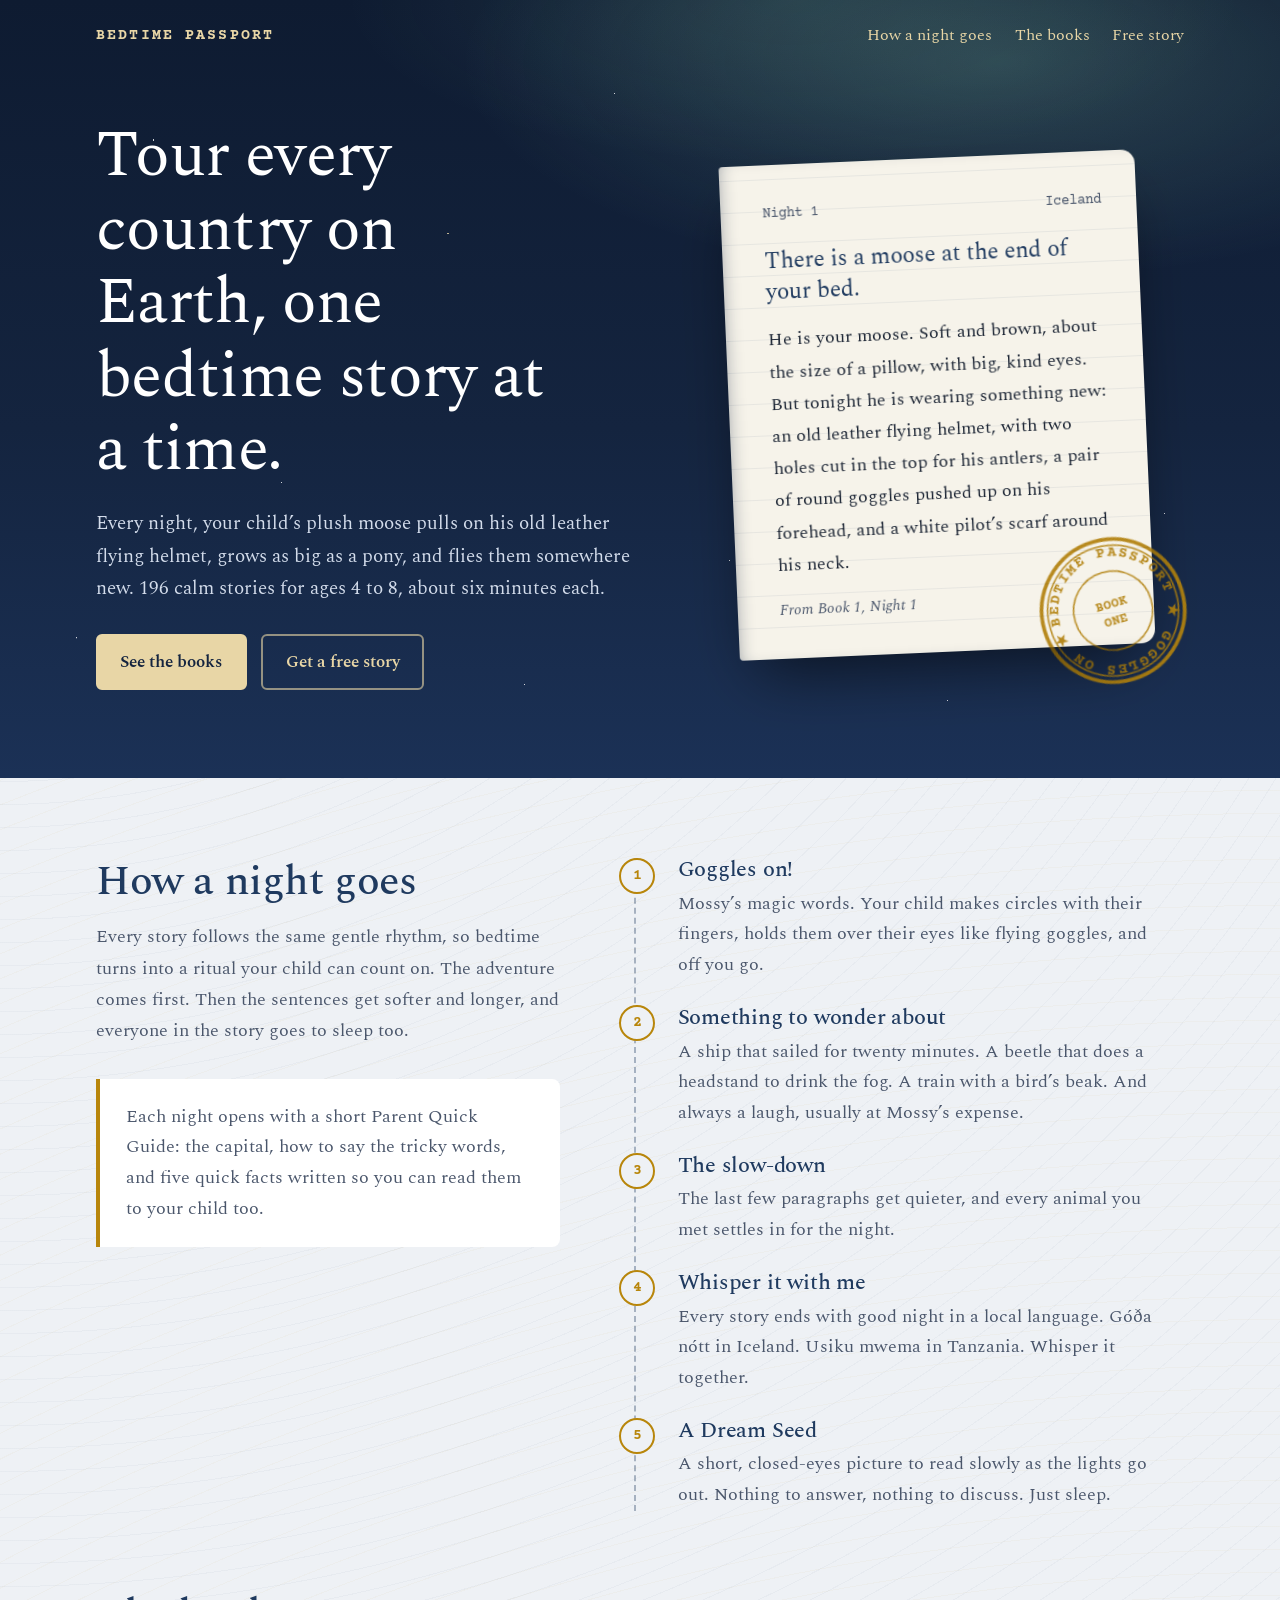
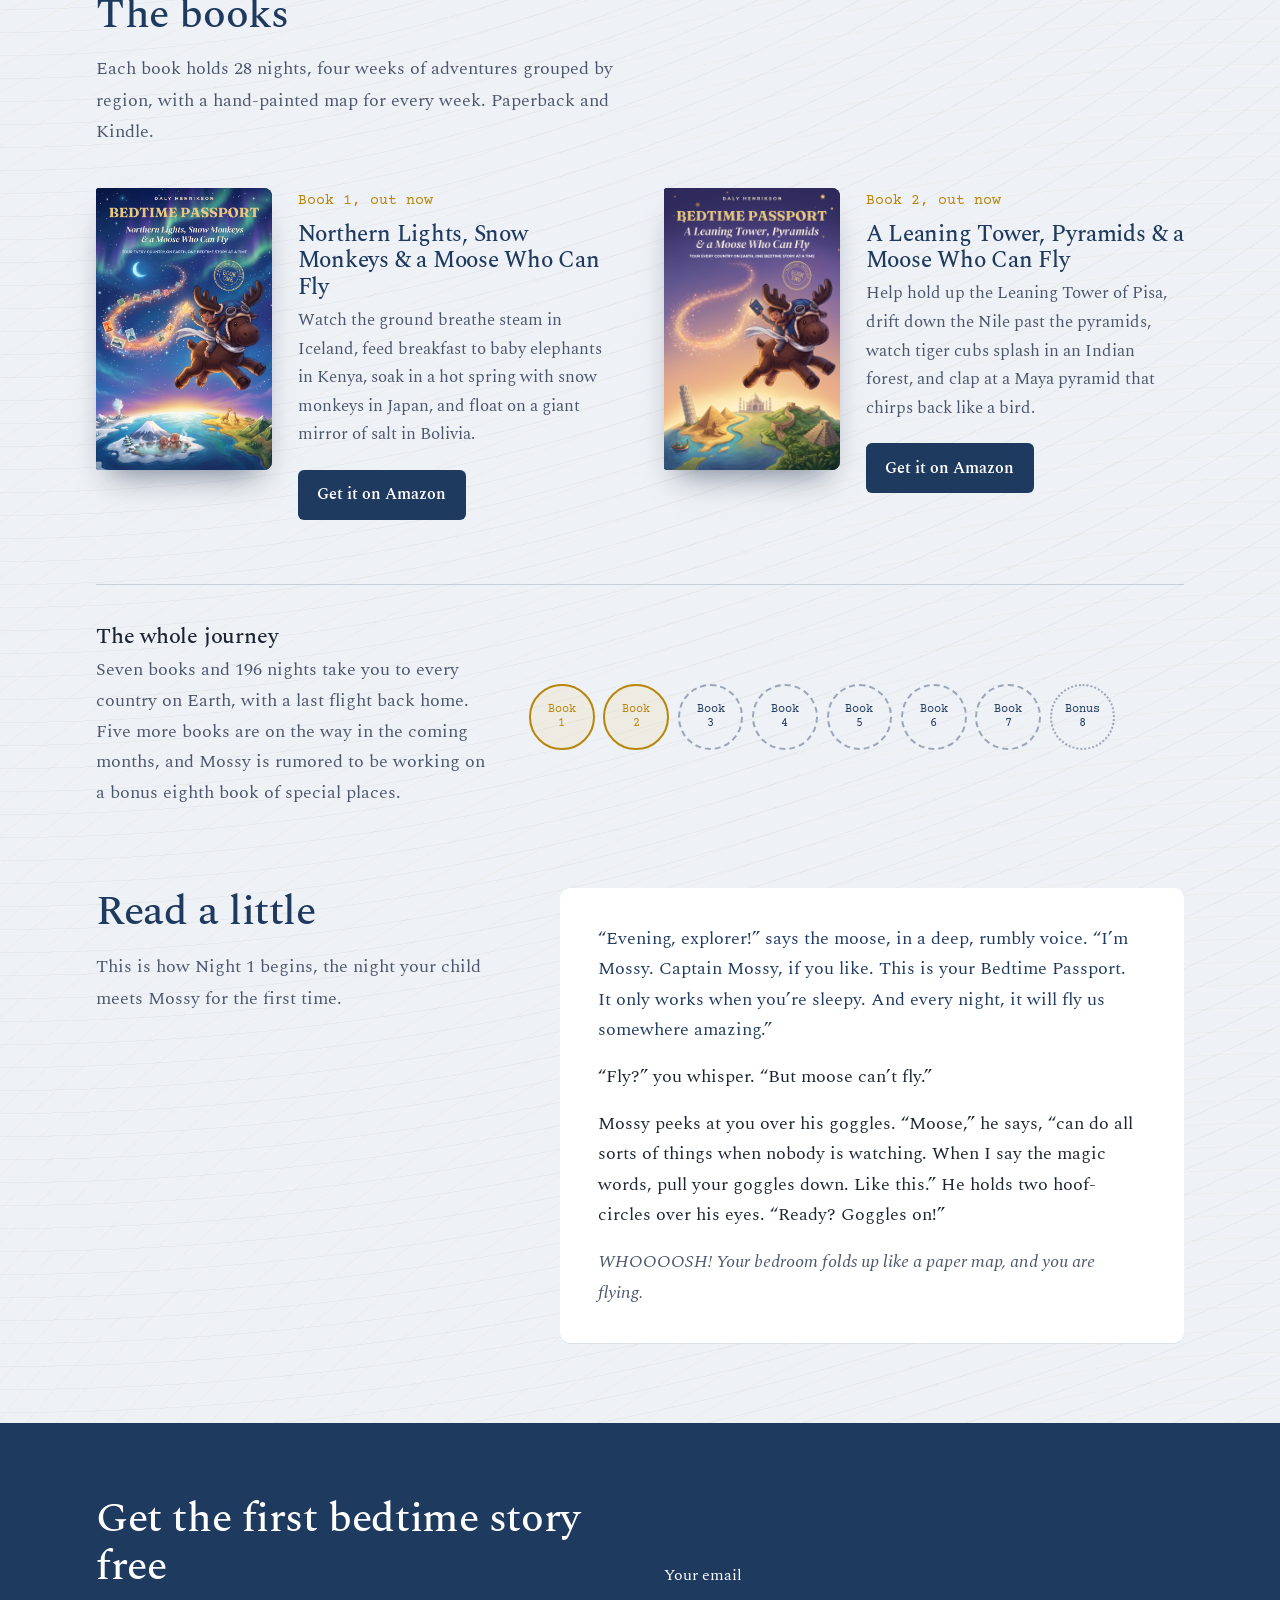
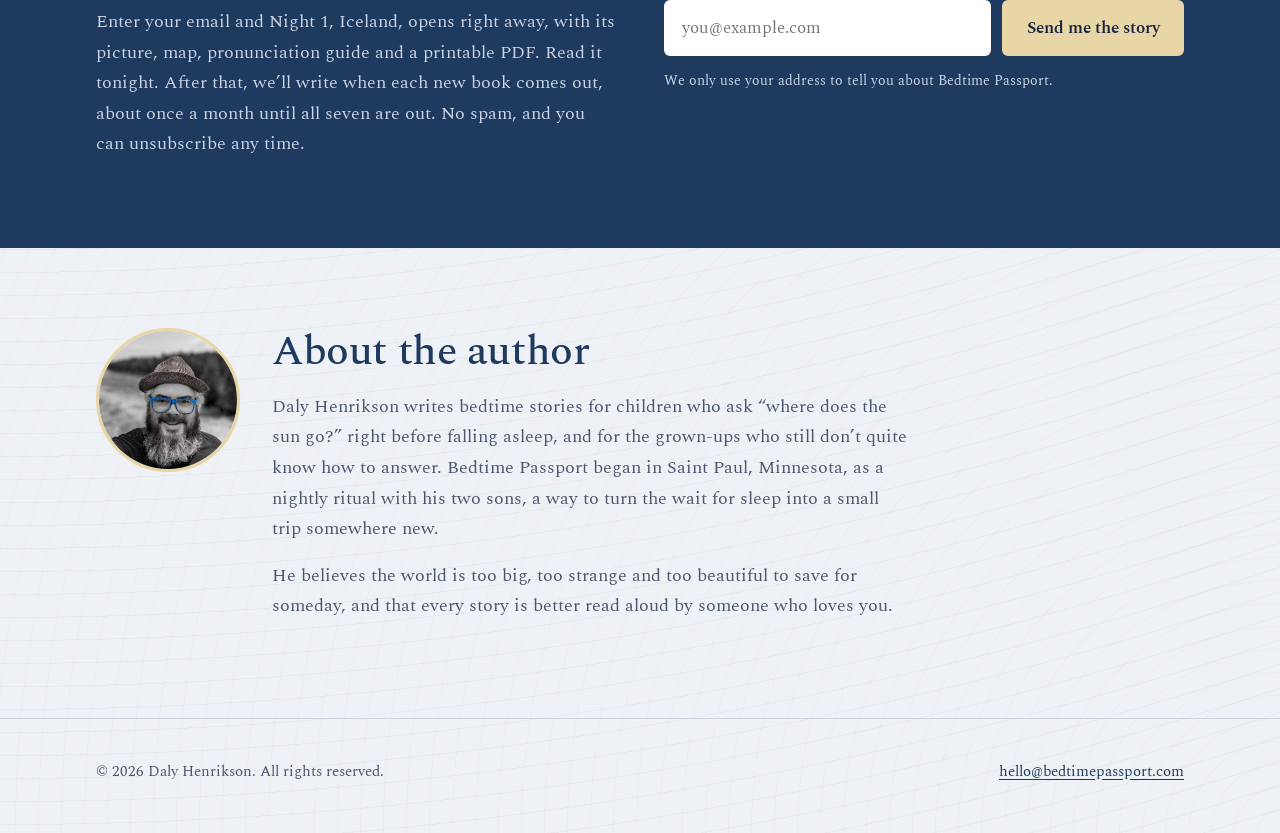
<file: index.html>
<!DOCTYPE html>
<html lang="en">
<head>
  <meta charset="utf-8">
  <meta name="viewport" content="width=device-width, initial-scale=1">
  <title>Bedtime Passport: bedtime stories from every country on Earth</title>
  <meta name="description" content="A bedtime story series for ages 4 to 8. Every night, Mossy the flying moose carries your child to a new country. 196 calm, six-minute stories: one for every country on Earth, plus a last flight home.">
  <link rel="canonical" href="https://www.bedtimepassport.com/">
  <link rel="icon" href="/favicon.svg" type="image/svg+xml">

  <meta property="og:type" content="website">
  <meta property="og:url" content="https://www.bedtimepassport.com/">
  <meta property="og:title" content="Bedtime Passport">
  <meta property="og:description" content="Tour every country on Earth, one bedtime story at a time.">
  <meta property="og:image" content="https://www.bedtimepassport.com/images/og-image.jpeg">
  <meta name="twitter:card" content="summary_large_image">

  <link rel="preconnect" href="https://fonts.googleapis.com">
  <link rel="preconnect" href="https://fonts.gstatic.com" crossorigin>
  <link href="https://fonts.googleapis.com/css2?family=Courier+Prime:wght@400;700&family=Spectral:ital,wght@0,400;0,500;0,600;1,400&display=swap" rel="stylesheet">
  <link rel="stylesheet" href="/styles.css">
</head>
<body>
<a class="skip" href="#main">Skip to the stories</a>

<header class="sky">
  <div class="wrap">
    <div class="site-head">
      <a class="brand" href="/">BEDTIME PASSPORT</a>
      <nav aria-label="Main">
        <a href="#how">How a night goes</a>
        <a href="#books">The books</a>
        <a href="#updates">Free story</a>
      </nav>
    </div>

    <div class="hero">
      <div>
        <h1>Tour every country on Earth, one bedtime story at a time.</h1>
        <p class="lede">Every night, your child’s plush moose pulls on his old leather flying helmet, grows as big as a pony, and flies them somewhere new. 196 calm stories for ages 4 to 8, about six minutes each.</p>
        <div class="actions">
          <a class="btn btn-gold" href="#books">See the books</a>
          <a class="btn btn-line" href="#updates">Get a free story</a>
        </div>
      </div>

      <figure class="page" aria-label="The first page of Night 1">
        <div class="page-top" aria-hidden="true"><span>Night 1</span><span>Iceland</span></div>
        <blockquote>
          <p>There is a moose at the end of your bed.</p>
          <p>He is your moose. Soft and brown, about the size of a pillow, with big, kind eyes. But tonight he is wearing something new: an old leather flying helmet, with two holes cut in the top for his antlers, a pair of round goggles pushed up on his forehead, and a white pilot’s scarf around his neck.</p>
        </blockquote>
        <figcaption>From Book 1, Night 1</figcaption>
        <svg class="stamp" viewBox="0 0 200 200" aria-hidden="true">
          <defs><path id="ring" d="M100,100 m-72,0 a72,72 0 1,1 144,0 a72,72 0 1,1 -144,0"/></defs>
          <circle cx="100" cy="100" r="94" fill="none" stroke="currentColor" stroke-width="5"/>
          <circle cx="100" cy="100" r="86" fill="none" stroke="currentColor" stroke-width="2"/>
          <circle cx="100" cy="100" r="52" fill="none" stroke="currentColor" stroke-width="2"/>
          <text font-family="Courier Prime, Courier New, monospace" font-weight="700" font-size="19" fill="currentColor" letter-spacing="3">
            <textPath href="#ring" textLength="446" lengthAdjust="spacingAndGlyphs">BEDTIME PASSPORT ★ GOGGLES ON ★</textPath>
          </text>
          <text x="100" y="96" text-anchor="middle" font-family="Courier Prime, Courier New, monospace" font-weight="700" font-size="17" fill="currentColor">BOOK</text>
          <text x="100" y="118" text-anchor="middle" font-family="Courier Prime, Courier New, monospace" font-weight="700" font-size="17" fill="currentColor">ONE</text>
        </svg>
      </figure>
    </div>
  </div>
</header>

<main id="main">

  <section class="section" id="how" aria-labelledby="how-title">
    <div class="wrap ritual">
      <div>
        <h2 id="how-title">How a night goes</h2>
        <p class="intro">Every story follows the same gentle rhythm, so bedtime turns into a ritual your child can count on. The adventure comes first. Then the sentences get softer and longer, and everyone in the story goes to sleep too.</p>
        <div class="facts">
          <p>Each night opens with a short Parent Quick Guide: the capital, how to say the tricky words, and five quick facts written so you can read them to your child too.</p>
        </div>
      </div>
      <ol class="steps">
        <li>
          <h3>Goggles on!</h3>
          <p>Mossy’s magic words. Your child makes circles with their fingers, holds them over their eyes like flying goggles, and off you go.</p>
        </li>
        <li>
          <h3>Something to wonder about</h3>
          <p>A ship that sailed for twenty minutes. A beetle that does a headstand to drink the fog. A train with a bird’s beak. And always a laugh, usually at Mossy’s expense.</p>
        </li>
        <li>
          <h3>The slow-down</h3>
          <p>The last few paragraphs get quieter, and every animal you met settles in for the night.</p>
        </li>
        <li>
          <h3>Whisper it with me</h3>
          <p>Every story ends with good night in a local language. Góða nótt in Iceland. Usiku mwema in Tanzania. Whisper it together.</p>
        </li>
        <li>
          <h3>A Dream Seed</h3>
          <p>A short, closed-eyes picture to read slowly as the lights go out. Nothing to answer, nothing to discuss. Just sleep.</p>
        </li>
      </ol>
    </div>
  </section>

  <section class="section section-tight" id="books" aria-labelledby="books-title">
    <div class="wrap">
      <h2 id="books-title">The books</h2>
      <p class="intro">Each book holds 28 nights, four weeks of adventures grouped by region, with a hand-painted map for every week. Paperback and Kindle.</p>

      <div class="books">
        <article class="book">
          <div class="cover">
            <img src="/images/book1-cover.jpg" alt="Cover of Bedtime Passport Book 1: Northern Lights, Snow Monkeys and a Moose Who Can Fly" width="400" height="600" onerror="this.parentNode.classList.add('no-img'); this.remove();">
            <div class="cover-fallback" aria-hidden="true">
              <span class="cf-series">BEDTIME PASSPORT</span>
              <span class="cf-title">Northern Lights, Snow Monkeys &amp; a Moose Who Can Fly</span>
              <span class="cf-author">Daly Henrikson</span>
            </div>
          </div>
          <div>
            <p class="when" data-launched="Book 1, out now">Book 1, out December 1, 2026</p>
            <h3>Northern Lights, Snow Monkeys &amp; a Moose Who Can Fly</h3>
            <p>Watch the ground breathe steam in Iceland, feed breakfast to baby elephants in Kenya, soak in a hot spring with snow monkeys in Japan, and float on a giant mirror of salt in Bolivia.</p>
            <a class="btn btn-blue" href="https://www.amazon.com/dp/B0HS95VHGN" data-launched="Get it on Amazon">Pre-order on Amazon</a>
          </div>
        </article>

        <article class="book">
          <div class="cover">
            <img src="/images/book2-cover.jpg" alt="Cover of Bedtime Passport Book 2: A Leaning Tower, Pyramids and a Moose Who Can Fly" width="400" height="600" onerror="this.parentNode.classList.add('no-img'); this.remove();">
            <div class="cover-fallback" aria-hidden="true">
              <span class="cf-series">BEDTIME PASSPORT</span>
              <span class="cf-title">A Leaning Tower, Pyramids &amp; a Moose Who Can Fly</span>
              <span class="cf-author">Daly Henrikson</span>
            </div>
          </div>
          <div>
            <p class="when" data-launched="Book 2, out now">Book 2, out December 1, 2026</p>
            <h3>A Leaning Tower, Pyramids &amp; a Moose Who Can Fly</h3>
            <p>Help hold up the Leaning Tower of Pisa, drift down the Nile past the pyramids, watch tiger cubs splash in an Indian forest, and clap at a Maya pyramid that chirps back like a bird.</p>
            <a class="btn btn-blue" href="https://www.amazon.com/dp/B0HS9MV5TW" data-launched="Get it on Amazon">Pre-order on Amazon</a>
          </div>
        </article>
      </div>

      <div class="journey">
        <div>
          <h3>The whole journey</h3>
          <p>Seven books and 196 nights take you to every country on Earth, with a last flight back home. Five more books are on the way in the coming months, and Mossy is rumored to be working on a bonus eighth book of special places.</p>
        </div>
        <ul class="stamps" aria-label="Books in the series">
          <li class="out">Book<br>1</li>
          <li class="out">Book<br>2</li>
          <li>Book<br>3</li>
          <li>Book<br>4</li>
          <li>Book<br>5</li>
          <li>Book<br>6</li>
          <li>Book<br>7</li>
          <li class="bonus">Bonus<br>8</li>
        </ul>
      </div>
    </div>
  </section>

  <section class="section section-tight" aria-labelledby="sample-title">
    <div class="wrap sample">
      <div>
        <h2 id="sample-title">Read a little</h2>
        <p class="intro">This is how Night 1 begins, the night your child meets Mossy for the first time.</p>
      </div>
      <div class="sample-text">
        <p class="said">“Evening, explorer!” says the moose, in a deep, rumbly voice. “I’m Mossy. Captain Mossy, if you like. This is your Bedtime Passport. It only works when you’re sleepy. And every night, it will fly us somewhere amazing.”</p>
        <p>“Fly?” you whisper. “But moose can’t fly.”</p>
        <p>Mossy peeks at you over his goggles. “Moose,” he says, “can do all sorts of things when nobody is watching. When I say the magic words, pull your goggles down. Like this.” He holds two hoof-circles over his eyes. “Ready? Goggles on!”</p>
        <p class="end">WHOOOOSH! Your bedroom folds up like a paper map, and you are flying.</p>
      </div>
    </div>
  </section>

  <section class="signup" id="updates" aria-labelledby="updates-title">
    <div class="wrap signup-grid">
      <div>
        <h2 id="updates-title">Get the first bedtime story free</h2>
        <p>Enter your email and Night 1, Iceland, opens right away, with its picture, map, pronunciation guide and a printable PDF. Read it tonight. After that, we’ll write when each new book comes out, about once a month until all seven are out. No spam, and you can unsubscribe any time.</p>
      </div>
      <div>
        <form name="free-story" method="POST" action="/free/iceland.html" data-netlify="true" netlify-honeypot="company">
          <input type="hidden" name="form-name" value="free-story">
          <p class="hidden"><label>Leave this empty: <input name="company" tabindex="-1" autocomplete="off"></label></p>
          <div class="form-row">
            <label for="signup-email">Your email</label>
            <input id="signup-email" type="email" name="email" required autocomplete="email" placeholder="you@example.com">
            <button class="btn btn-gold" type="submit">Send me the story</button>
          </div>
        </form>
        <p class="form-note">We only use your address to tell you about Bedtime Passport.</p>
      </div>
    </div>
  </section>

  <section class="section" aria-labelledby="author-title">
    <div class="wrap">
    <div class="author">
      <img src="/images/author.png" alt="Daly Henrikson" width="300" height="300" onerror="this.parentNode.classList.add('no-photo'); this.remove();">
      <div>
        <h2 id="author-title">About the author</h2>
        <p>Daly Henrikson writes bedtime stories for children who ask “where does the sun go?” right before falling asleep, and for the grown-ups who still don’t quite know how to answer. Bedtime Passport began in Saint Paul, Minnesota, as a nightly ritual with his two sons, a way to turn the wait for sleep into a small trip somewhere new.</p>
        <p>He believes the world is too big, too strange and too beautiful to save for someday, and that every story is better read aloud by someone who loves you.</p>
      </div>
    </div>
    </div>
  </section>

</main>

<footer class="site-foot">
  <div class="wrap">
    <p>© 2026 Daly Henrikson. All rights reserved.</p>
    <p><a href="mailto:hello@bedtimepassport.com">hello@bedtimepassport.com</a></p>
  </div>
</footer>
<script>
  // On launch day (midnight Central, Dec 1, 2026) swap the pre-order wording for "out now" wording.
  (function () {
    if (Date.now() < Date.parse("2026-12-01T06:00:00Z")) return;
    document.querySelectorAll("[data-launched]").forEach(function (el) {
      el.textContent = el.getAttribute("data-launched");
    });
  })();
</script>
</body>
</html>
</file>
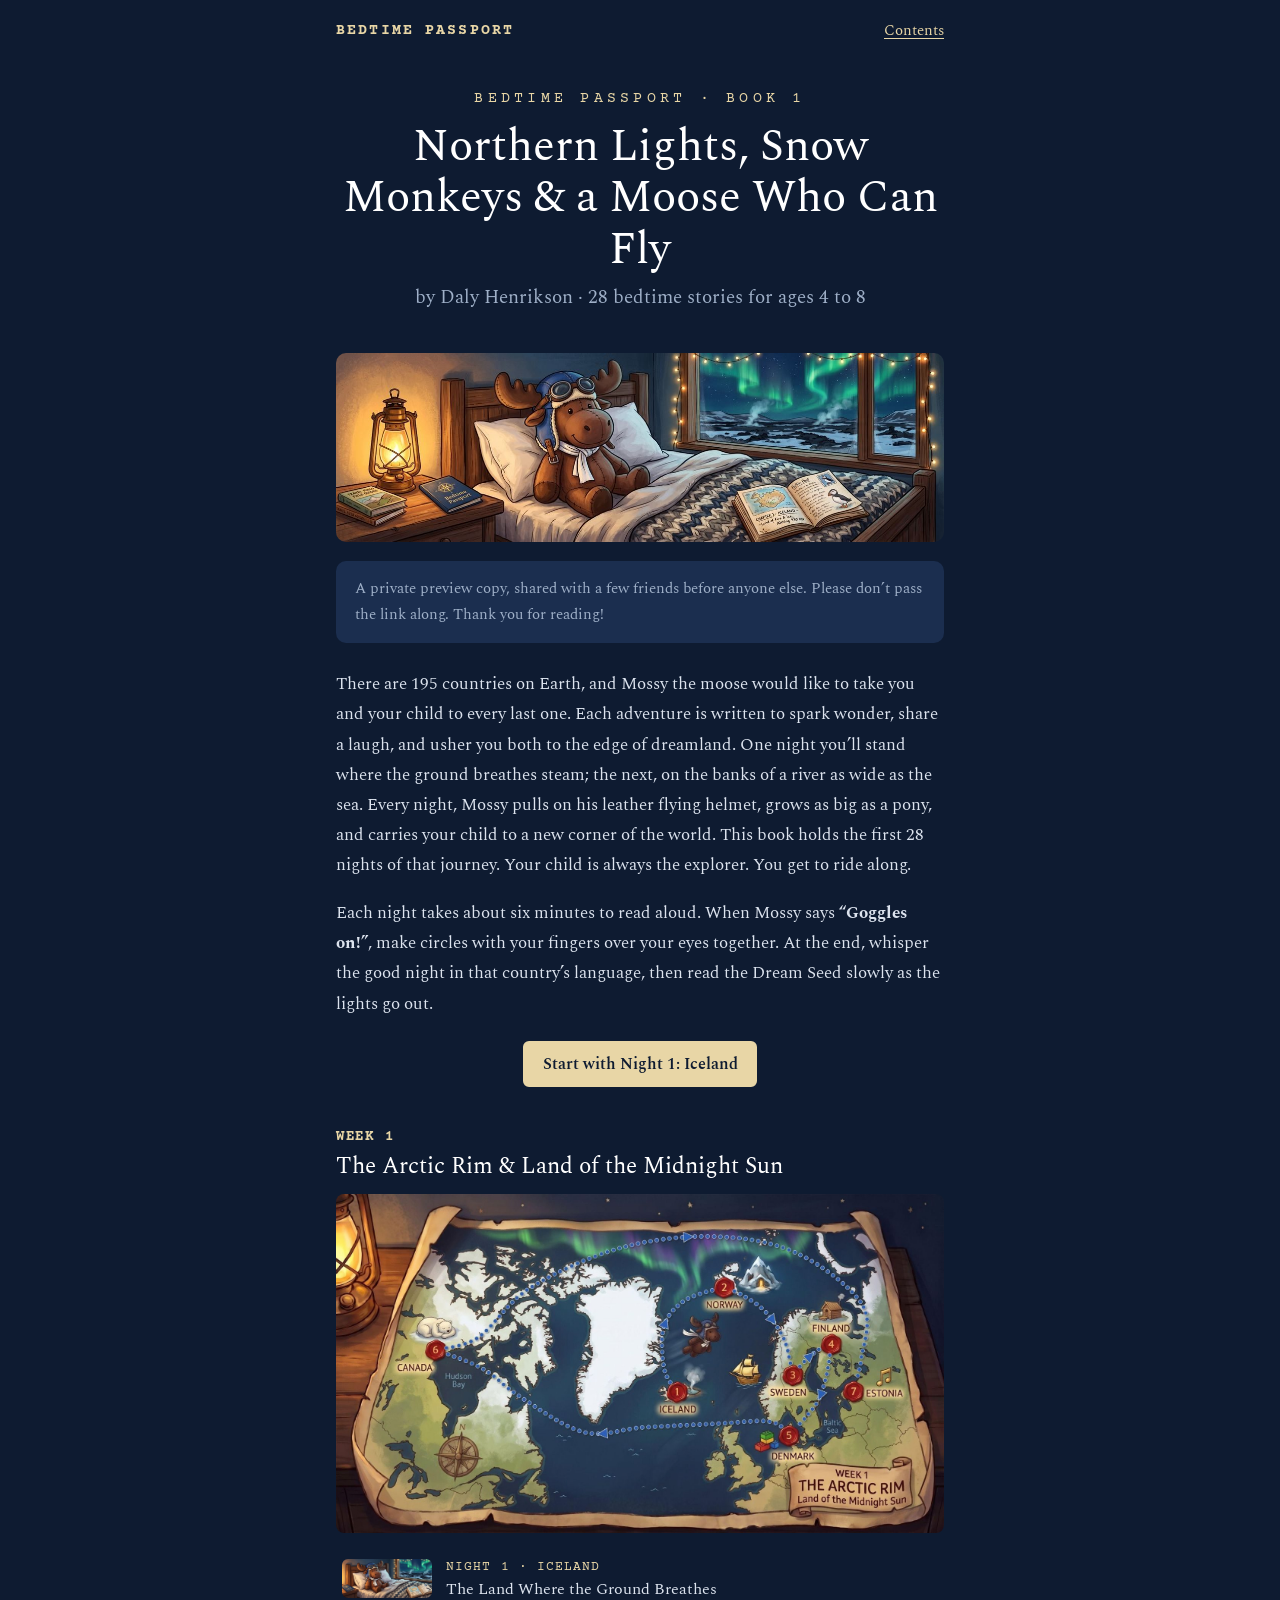
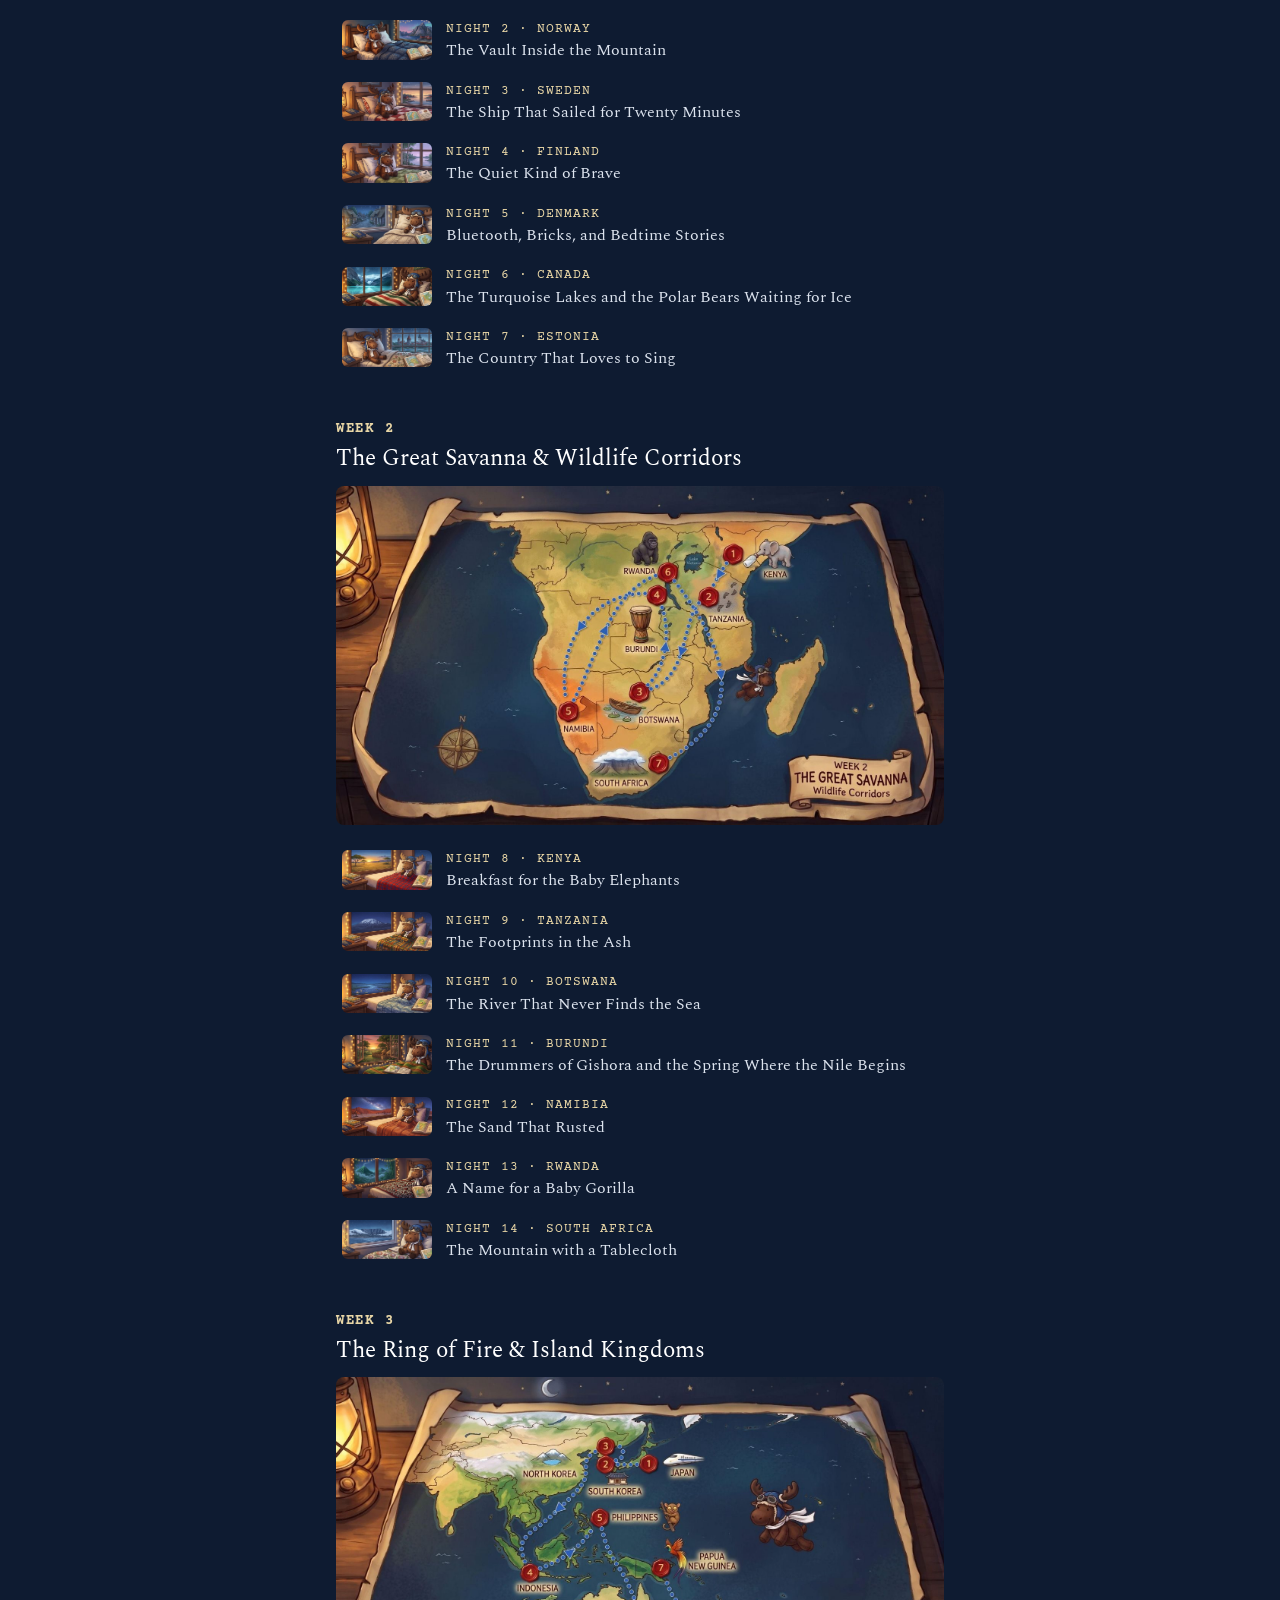
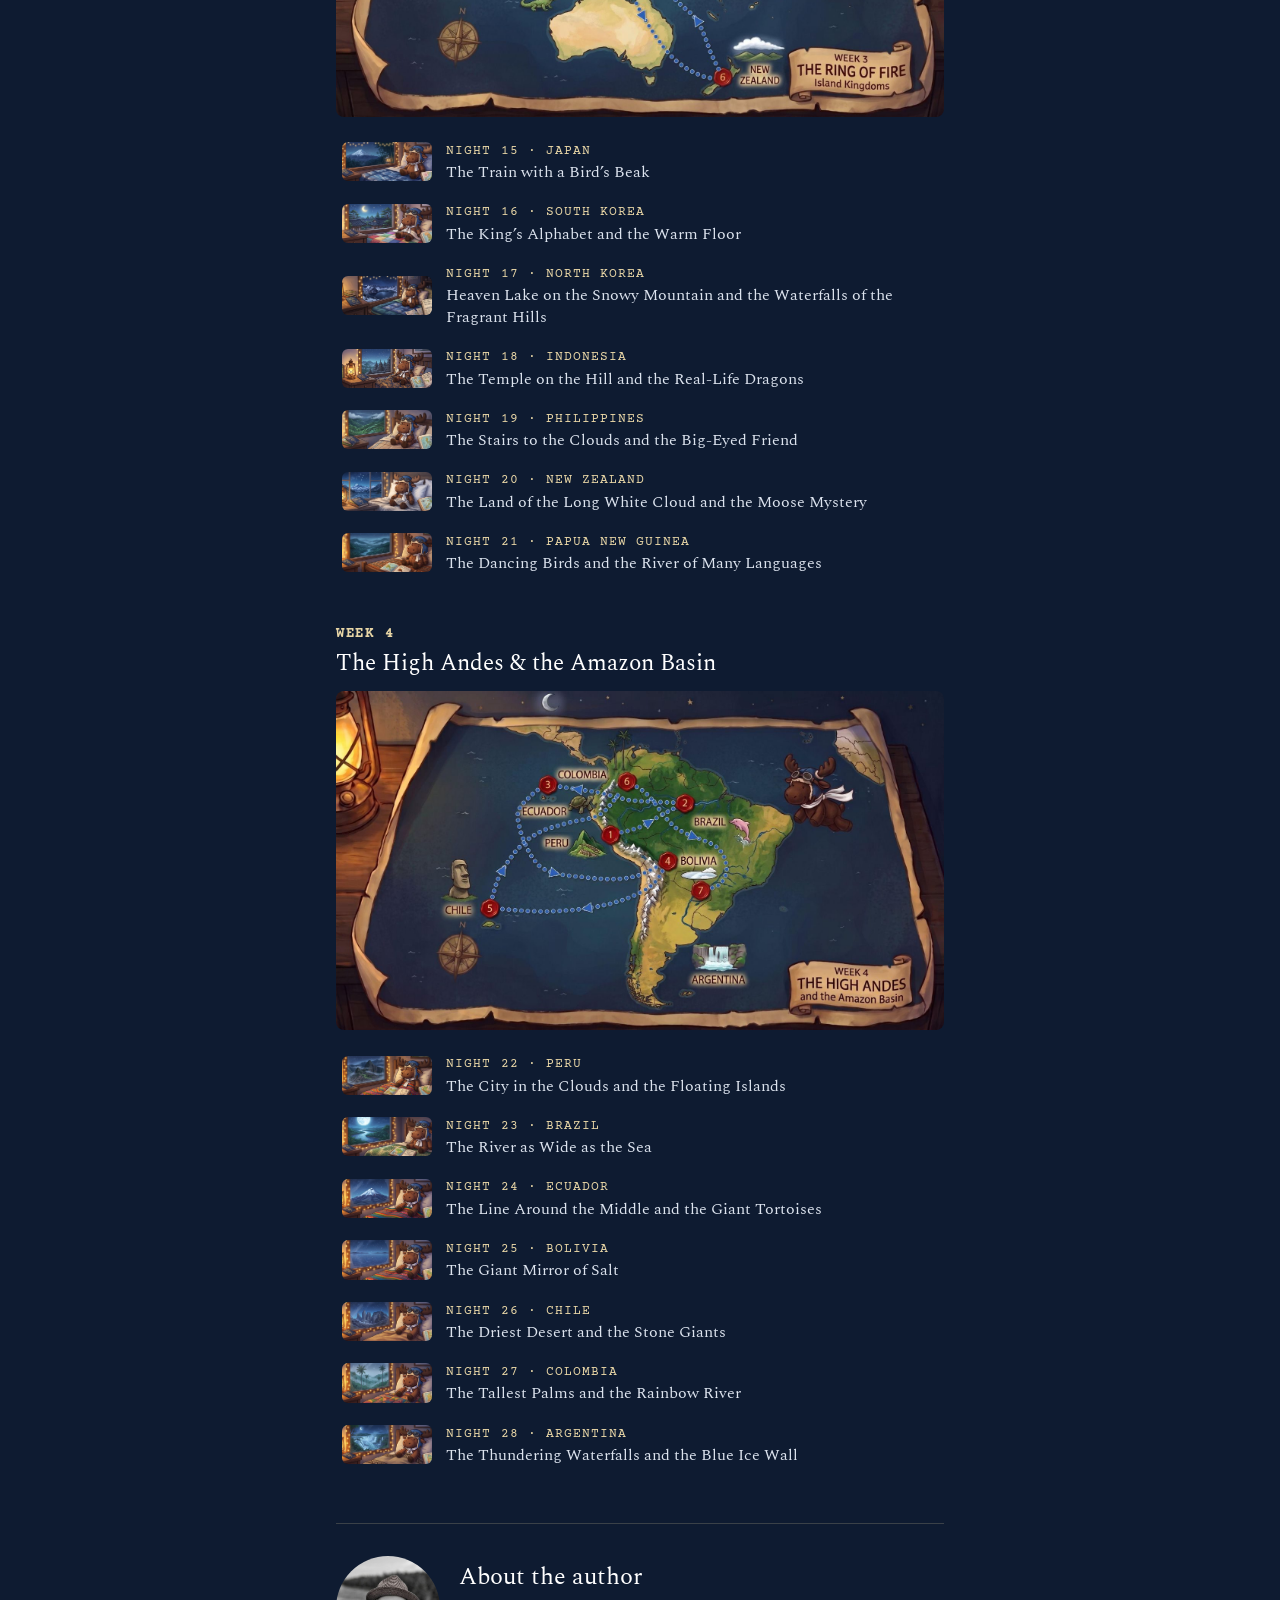
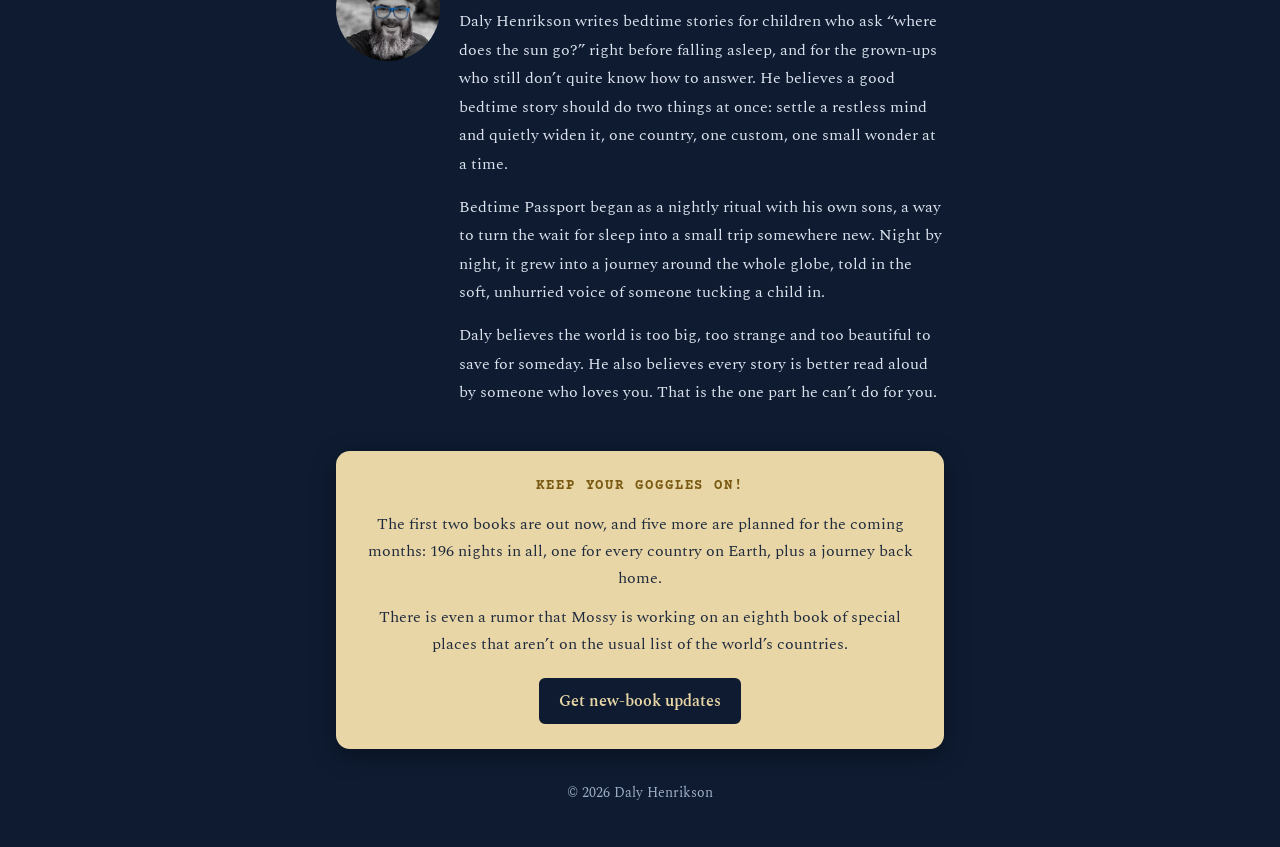
<file: preview/mossy-b1-k7q3/index.html>
<!DOCTYPE html>
<html lang="en">
<head>
<meta charset="utf-8">
<base href="/preview/mossy-b1-k7q3/">
<meta name="viewport" content="width=device-width, initial-scale=1">
<meta name="robots" content="noindex, nofollow">
<title>Bedtime Passport, Book 1: Northern Lights, Snow Monkeys &amp; a Moose Who Can Fly</title>
<link rel="preconnect" href="https://fonts.googleapis.com">
<link rel="preconnect" href="https://fonts.gstatic.com" crossorigin>
<link href="https://fonts.googleapis.com/css2?family=Courier+Prime:wght@700&family=Spectral:ital,wght@0,400;0,600;1,400&display=swap" rel="stylesheet">
<style>
:root { --night:#0E1B31; --card:#1B2E4F; --cream:#E8D6A6; --text:#DCE3EE; --muted:#9FB0C8; }
* { box-sizing:border-box; }
html { scroll-behavior:smooth; }
body { margin:0; background:var(--night); color:var(--text); font-family:"Spectral", Georgia, serif; font-size:1.2rem; line-height:1.75; }
.wrap { width:min(38rem, 100% - 2.4rem); margin-inline:auto; }
header.top { display:flex; justify-content:space-between; align-items:center; gap:1rem; padding:1.1rem 0; font-size:.95rem; }
.brand { font-family:"Courier Prime", monospace; font-weight:700; letter-spacing:.14em; color:var(--cream); text-decoration:none; }
a { color:var(--cream); text-underline-offset:.18em; }
img { max-width:100%; height:auto; display:block; }
.hero img { width:100%; border-radius:10px; }
.kicker { font-family:"Courier Prime", monospace; color:var(--cream); letter-spacing:.12em; font-size:.9rem; margin:1.6rem 0 .2rem; }
h1 { font-weight:400; font-size:clamp(2rem, 1.5rem + 2.5vw, 2.8rem); line-height:1.15; color:#fff; margin:0 0 .4rem; }
.sub { color:var(--muted); font-style:italic; margin:0 0 1.4rem; }
details { background:var(--card); border-radius:10px; padding:.2rem 1.2rem; margin:0 0 .8rem; }
summary { cursor:pointer; padding:.8rem 0; color:#fff; font-weight:600; font-size:1.05rem; }
details[open] { padding-bottom:1rem; }
dl { margin:0; font-size:1rem; line-height:1.55; }
dt { color:var(--cream); font-weight:600; margin-top:.7rem; } dd { margin:0; }
details ul { margin:0; padding-left:1.1rem; font-size:1rem; line-height:1.55; } details li { margin-bottom:.6rem; }
details img { border-radius:8px; margin:.3rem 0 .4rem; }
.cap { font-size:.9rem; color:var(--muted); font-style:italic; margin:0; }
.tip { font-size:1rem; color:var(--muted); margin:1.2rem 0 2rem; }
.story p { margin:0 0 1.15rem; }
.story p:first-child { font-size:1.4rem; color:#fff; }
.off { text-align:center; color:var(--cream); font-weight:600; font-style:italic; font-size:1.3rem; margin:2.2rem 0 1.4rem; }
.seed { border:1px solid rgba(232,214,166,.35); border-radius:12px; padding:1.2rem 1.4rem; margin-bottom:2.4rem; }
.seed h2 { font-size:1rem; font-weight:600; color:var(--cream); margin:0 0 .4rem; }
.seed p { font-style:italic; margin:0; line-height:1.9; }
.pager { display:flex; justify-content:space-between; gap:.8rem; border-top:1px solid rgba(232,214,166,.2); padding:1.6rem 0 2rem; }
.btn { display:inline-block; font-weight:600; font-size:1rem; padding:.65rem 1.1rem; border-radius:6px; text-decoration:none; border:2px solid var(--cream); line-height:1.3; }
.btn-gold { background:var(--cream); color:var(--night); } .btn-line { color:var(--cream); }
.pager .btn { max-width:48%; } .pager .next { margin-left:auto; text-align:right; }
.pager small { display:block; font-weight:400; font-size:.82rem; opacity:.85; }
/* contents */
.cover { text-align:center; padding:1.5rem 0 1rem; }
.cover .series { font-family:"Courier Prime", monospace; letter-spacing:.28em; color:var(--cream); font-size:.95rem; margin:0; }
.cover h1 { margin:.6rem 0 .3rem; }
.cover .by { color:var(--muted); margin:0 0 1.4rem; }
.note { font-size:1.08rem; }
.ded { font-style:italic; color:var(--muted); text-align:center; font-size:1rem; margin:1.6rem 0 2.4rem; }
.week { margin:2.4rem 0 0; }
.week h2 { font-family:"Courier Prime", monospace; font-size:.9rem; letter-spacing:.12em; color:var(--cream); margin:0; font-weight:700; }
.week h3 { font-weight:400; color:#fff; font-size:1.45rem; margin:.1rem 0 .8rem; line-height:1.25; }
.week > img { border-radius:8px; margin-bottom:.9rem; }
.toc { list-style:none; margin:0; padding:0; }
.toc a { display:flex; gap:.9rem; align-items:center; text-decoration:none; color:var(--text); padding:.55rem .4rem; border-radius:8px; }
.toc a:hover, .toc a:focus-visible { background:var(--card); }
.toc img { width:5.6rem; aspect-ratio:16/7; object-fit:cover; border-radius:6px; flex:none; }
.toc .num { font-family:"Courier Prime", monospace; color:var(--cream); font-size:.8rem; letter-spacing:.08em; display:block; }
.toc .t { font-size:1rem; line-height:1.35; display:block; }
.start { text-align:center; margin:1.4rem 0 0; }
.about { border-top:1px solid rgba(232,214,166,.2); margin-top:3rem; padding:2rem 0 1rem; }
.about .row { display:flex; gap:1.2rem; align-items:flex-start; }
.about img { width:6.5rem; border-radius:50%; flex:none; }
.about h2 { font-weight:400; color:#fff; margin:0 0 .6rem; font-size:1.5rem; }
.about p { font-size:1.02rem; margin:0 0 .9rem; }
.series-box { background:var(--cream); color:#1F2A3D; border-radius:14px; padding:1.5rem 1.5rem 1.6rem; margin:1.8rem 0 0; text-align:center; box-shadow:0 6px 24px rgba(0,0,0,.35); }
.series-box h2 { font-family:"Courier Prime", monospace; font-size:.85rem; letter-spacing:.14em; font-weight:700; color:#7A5A12; margin:0 0 .8rem; }
.series-box p { font-size:1.02rem; line-height:1.65; margin:0 0 .8rem; }
.series-box .btn { margin-top:.4rem; background:var(--night); color:var(--cream); border-color:var(--night); }
.preview { background:var(--card); border-radius:10px; padding:.9rem 1.2rem; font-size:.95rem; color:var(--muted); margin:1.2rem 0 1.6rem; }
footer { font-size:.9rem; color:var(--muted); text-align:center; padding:1rem 0 2.5rem; }
.loading { text-align:center; color:var(--muted); padding:4rem 0; }
@media (max-width:30rem) { .about .row { flex-direction:column; } }
</style>
</head>
<body>
<div class="wrap" id="app"><p class="loading">Loading the book…</p></div>
<script>
const E = s => String(s).replace(/[&<>"']/g, c => ({'&':'&amp;','<':'&lt;','>':'&gt;','"':'&quot;',"'":'&#39;'}[c]));
let book, nights = [];
const pad = n => String(n).padStart(2, '0');
const title = t => t.toLowerCase().replace(/(^|\s)(\S)/g, (m, s, c) => s + c.toUpperCase());

function header() {
  return `<header class="top"><a class="brand" href="#contents">BEDTIME PASSPORT</a><a href="#contents">Contents</a></header>`;
}

function contents() {
  const weeks = book.weeks.map(w => `
    <section class="week">
      <h2>WEEK ${w.week}</h2>
      <h3>${E(w.region)}</h3>
      <img src="${w.map}" alt="${E(w.map_alt)}" loading="lazy" width="1600" height="893">
      <ul class="toc">${w.nights.map(n => `
        <li><a href="#night-${pad(n.n)}"><img src="${n.img}" alt="" loading="lazy"><span><span class="num">NIGHT ${n.n} · ${E(n.country)}</span><span class="t">${E(n.title)}</span></span></a></li>`).join('')}
      </ul>
    </section>`).join('');
  return `${header()}
  <div class="cover">
    <p class="series">BEDTIME PASSPORT · BOOK 1</p>
    <h1>${E(book.title)}</h1>
    <p class="by">by Daly Henrikson · 28 bedtime stories for ages ${E(book.ages)}</p>
  </div>
  <div class="hero"><img src="images/night01.jpg" alt="${E(nights[0].alt)}"></div>
  <p class="preview">A private preview copy, shared with a few friends before anyone else. Please don’t pass the link along. Thank you for reading!</p>
  <p class="note">${E(book.note_intro)}</p>
  <p class="note">Each night takes about six minutes to read aloud. When Mossy says <b>“Goggles on!”</b>, make circles with your fingers over your eyes together. At the end, whisper the good night in that country’s language, then read the Dream Seed slowly as the lights go out.</p>
  <p class="start"><a class="btn btn-gold" href="#night-01">Start with Night 1: Iceland</a></p>
  ${weeks}
  <section class="about">
    <div class="row"><img src="images/author.jpg" alt="${E(book.author_alt)}">
      <div><h2>About the author</h2>${book.author.map(p => `<p>${E(p)}</p>`).join('')}</div></div>
    <div class="series-box">
      <h2>KEEP YOUR GOGGLES ON!</h2>
      ${book.series.slice(1, -1).map(p => `<p>${E(p)}</p>`).join('')}
      <a class="btn" href="https://www.bedtimepassport.com/#updates">Get new-book updates</a>
    </div>
  </section>
  <footer>© 2026 Daly Henrikson</footer>`;
}

function night(i) {
  const n = nights[i], w = n.week, first = w.nights[0].n === n.n;
  const stop = w.nights.indexOf(n) + 1;
  const rows = [["Capital", n.capital], ["Key pronunciations", n.pronunciations], ["Historical anchor", n.anchor], ["Reading pace", "Calm and unhurried, about 6 minutes."]];
  const prev = nights[i-1], next = nights[i+1];
  return `${header()}
  <div class="hero"><img src="${n.img}" alt="${E(n.alt)}"></div>
  <p class="kicker">NIGHT ${n.n} · ${E(n.country)}</p>
  <h1>${E(n.title)}</h1>
  <p class="sub">Week ${w.week}: ${E(w.region)}</p>
  <details><summary>For the grown-up: pronunciations and quick guide</summary>
    <dl>${rows.map(([a,c]) => `<dt>${E(a)}</dt><dd>${E(c)}</dd>`).join('')}</dl></details>
  <details><summary>Five quick facts about ${E(title(n.country))}</summary>
    <ul>${n.facts.map(([l,t]) => `<li><b>${E(l)}</b> ${E(t)}</li>`).join('')}</ul></details>
  <details${first ? ' open' : ''}><summary>This week’s map</summary>
    <img src="${w.map}" alt="${E(w.map_alt)}" loading="lazy" width="1600" height="893">
    <p class="cap">Week ${w.week}. Tonight is stop number ${stop}.</p></details>
  <article class="story">${n.story.map(p => `<p>${E(p)}</p>`).join('')}</article>
  <p class="off">Goggles off.</p>
  <div class="seed"><h2>Dream Seed (read slowly as the lights go out)</h2><p>${E(n.dream_seed)}</p></div>
  <nav class="pager">
    ${prev ? `<a class="btn btn-line" href="#night-${pad(prev.n)}">← Night ${prev.n}<small>${E(title(prev.country))}</small></a>` : `<a class="btn btn-line" href="#contents">← Contents</a>`}
    ${next ? `<a class="btn btn-gold next" href="#night-${pad(next.n)}">Night ${next.n} →<small>${E(title(next.country))}</small></a>` : `<a class="btn btn-gold next" href="#contents">The end · Contents</a>`}
  </nav>
  <footer>© 2026 Daly Henrikson · Private preview copy</footer>`;
}

function route() {
  const app = document.getElementById('app');
  const m = location.hash.match(/^#night-(\d+)$/);
  const i = m ? parseInt(m[1], 10) - 1 : -1;
  if (i >= 0 && i < nights.length) {
    app.innerHTML = night(i);
    document.title = `Night ${i+1}: ${title(nights[i].country)} | Bedtime Passport Book 1`;
  } else {
    app.innerHTML = contents();
    document.title = 'Bedtime Passport, Book 1';
  }
  window.scrollTo(0, 0);
}

fetch('book.json').then(r => r.json()).then(b => {
  book = b;
  b.weeks.forEach(w => w.nights.forEach(n => { n.week = w; nights.push(n); }));
  route();
  window.addEventListener('hashchange', route);
}).catch(() => {
  document.getElementById('app').innerHTML = '<p class="loading">Sorry, the book didn’t load. Try refreshing the page.</p>';
});
</script>
</body>
</html>
</file>
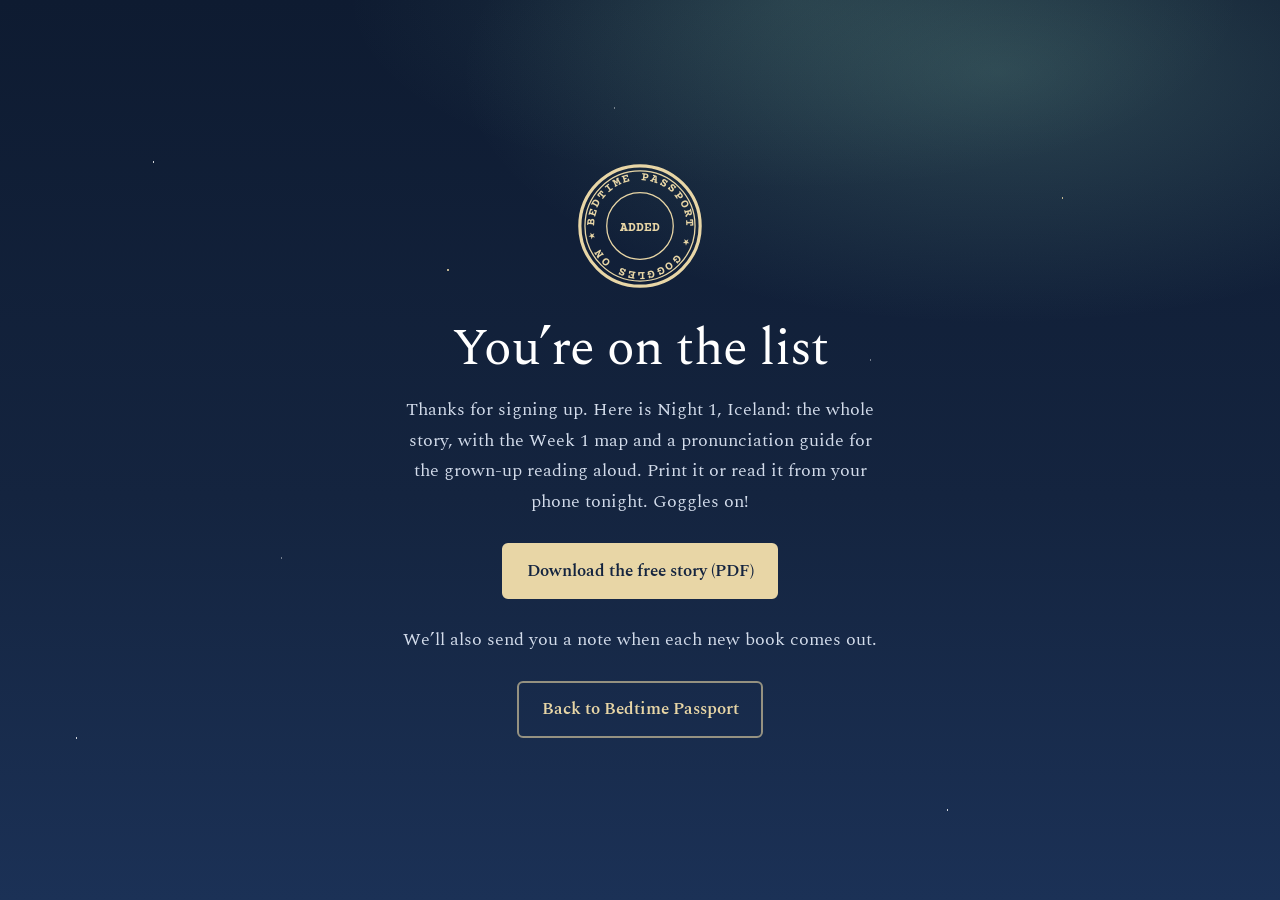
<file: thanks.html>
<!DOCTYPE html>
<html lang="en">
<head>
  <meta charset="utf-8">
  <meta name="viewport" content="width=device-width, initial-scale=1">
  <title>Your free story | Bedtime Passport</title>
  <meta name="robots" content="noindex">
  <link rel="icon" href="/favicon.svg" type="image/svg+xml">
  <link rel="preconnect" href="https://fonts.googleapis.com">
  <link rel="preconnect" href="https://fonts.gstatic.com" crossorigin>
  <link href="https://fonts.googleapis.com/css2?family=Courier+Prime:wght@400;700&family=Spectral:ital,wght@0,400;0,500;0,600;1,400&display=swap" rel="stylesheet">
  <link rel="stylesheet" href="/styles.css">
</head>
<body class="sky">
<main class="simple">
  <div>
    <svg class="stamp-static" viewBox="0 0 200 200" aria-hidden="true">
      <defs><path id="ring" d="M100,100 m-72,0 a72,72 0 1,1 144,0 a72,72 0 1,1 -144,0"/></defs>
      <circle cx="100" cy="100" r="94" fill="none" stroke="currentColor" stroke-width="5"/>
      <circle cx="100" cy="100" r="86" fill="none" stroke="currentColor" stroke-width="2"/>
      <circle cx="100" cy="100" r="52" fill="none" stroke="currentColor" stroke-width="2"/>
      <text font-family="Courier Prime, Courier New, monospace" font-weight="700" font-size="19" fill="currentColor" letter-spacing="3"><textPath href="#ring" textLength="446" lengthAdjust="spacingAndGlyphs">BEDTIME PASSPORT ★ GOGGLES ON ★</textPath></text>
      <text x="100" y="108" text-anchor="middle" font-family="Courier Prime, Courier New, monospace" font-weight="700" font-size="20" fill="currentColor">ADDED</text>
    </svg>
    <h1>You’re on the list</h1>
    <p>Thanks for signing up. Here is Night 1, Iceland: the whole story, with the Week 1 map and a pronunciation guide for the grown-up reading aloud. Print it or read it from your phone tonight. Goggles on!</p>
    <p><a class="btn btn-gold" href="/free/bedtime-passport-night-1-iceland.pdf" download>Download the free story (PDF)</a></p>
    <p>We’ll also send you a note when each new book comes out.</p>
    <a class="btn btn-line" href="/">Back to Bedtime Passport</a>
  </div>
</main>
</body>
</html>
</file>
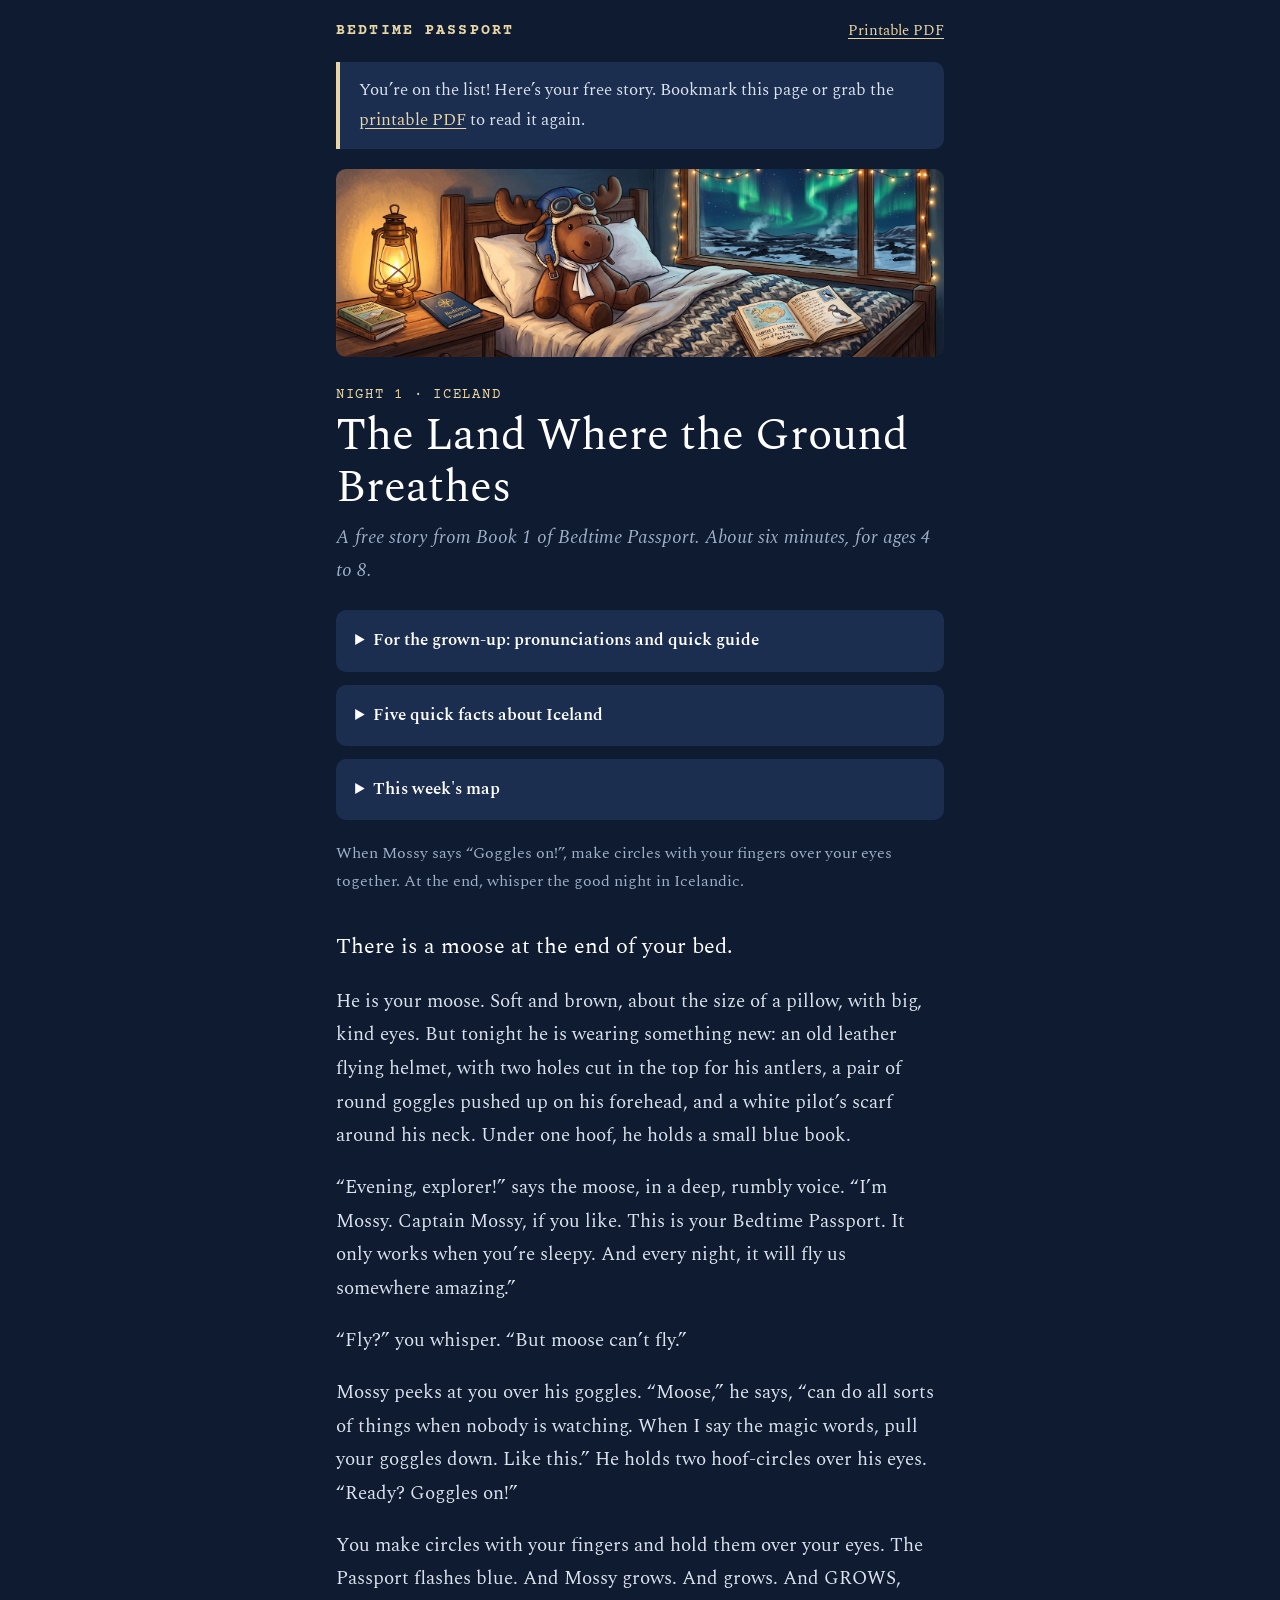
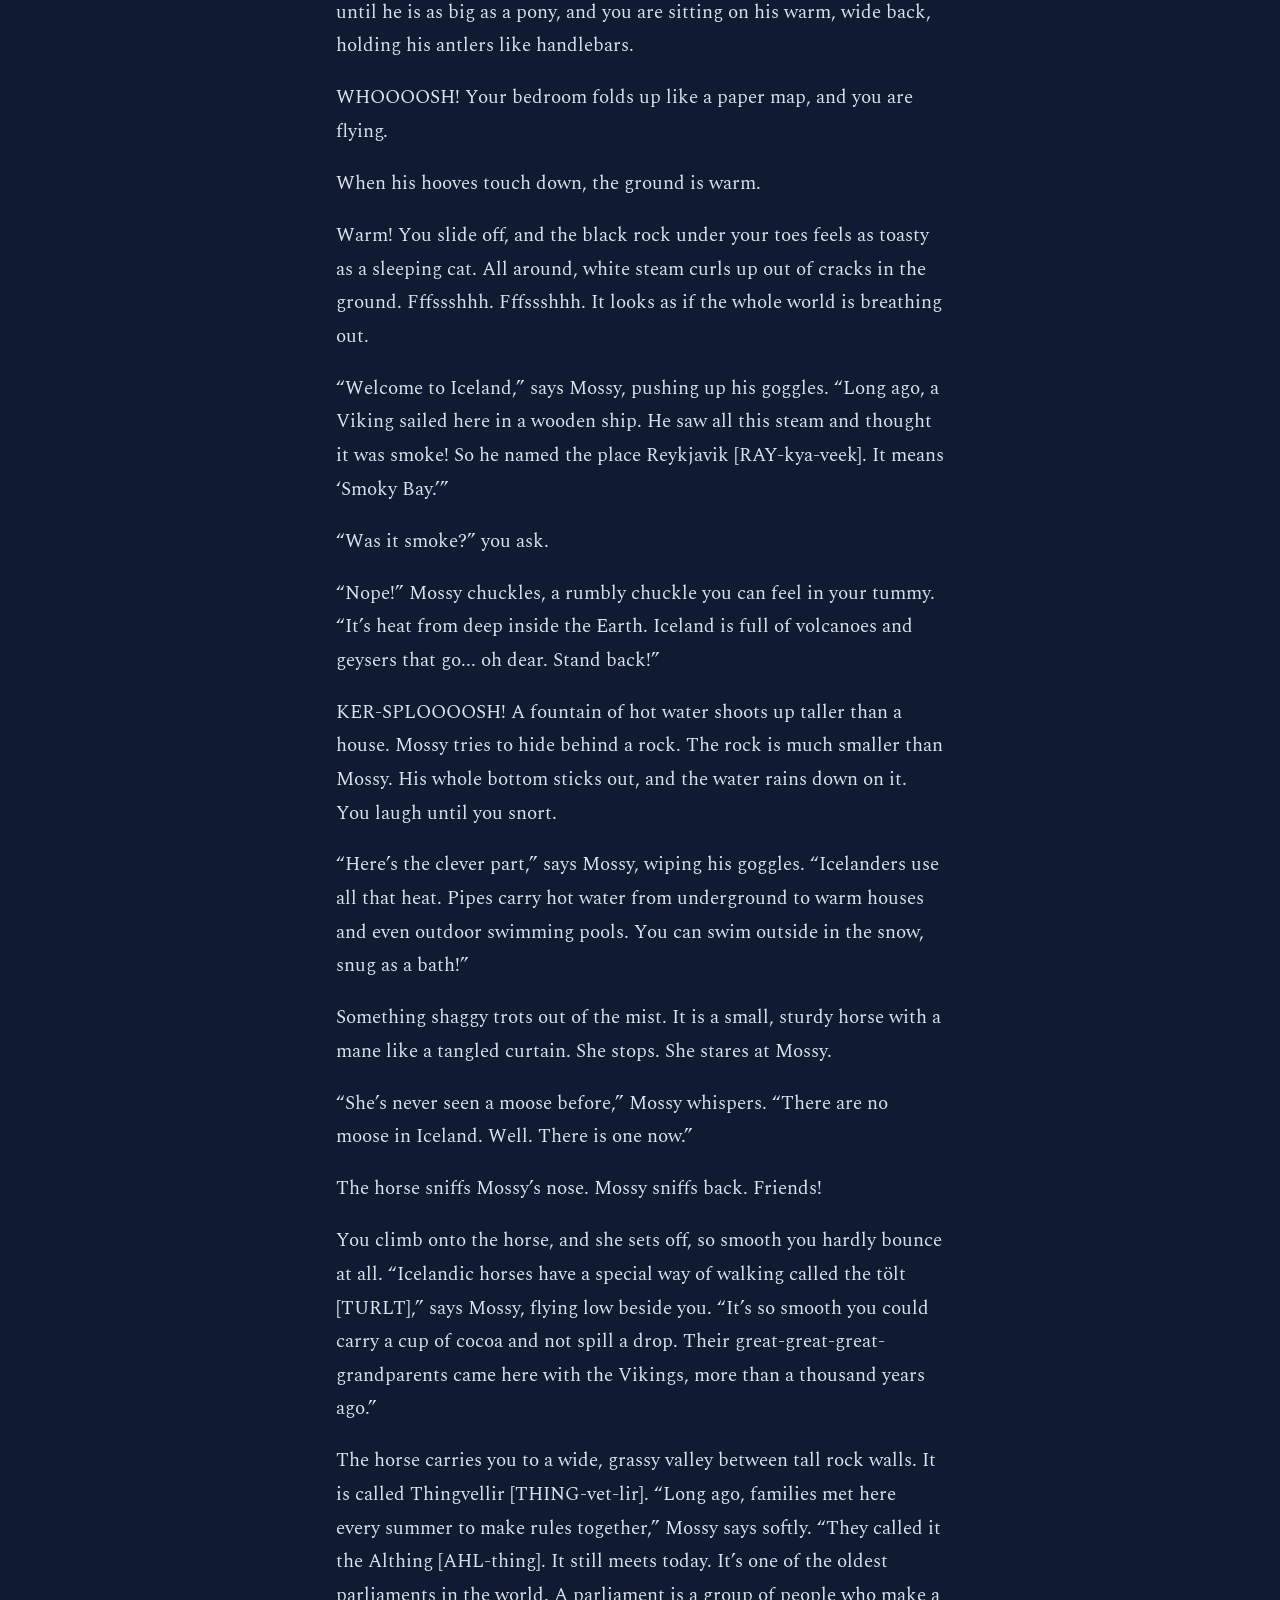
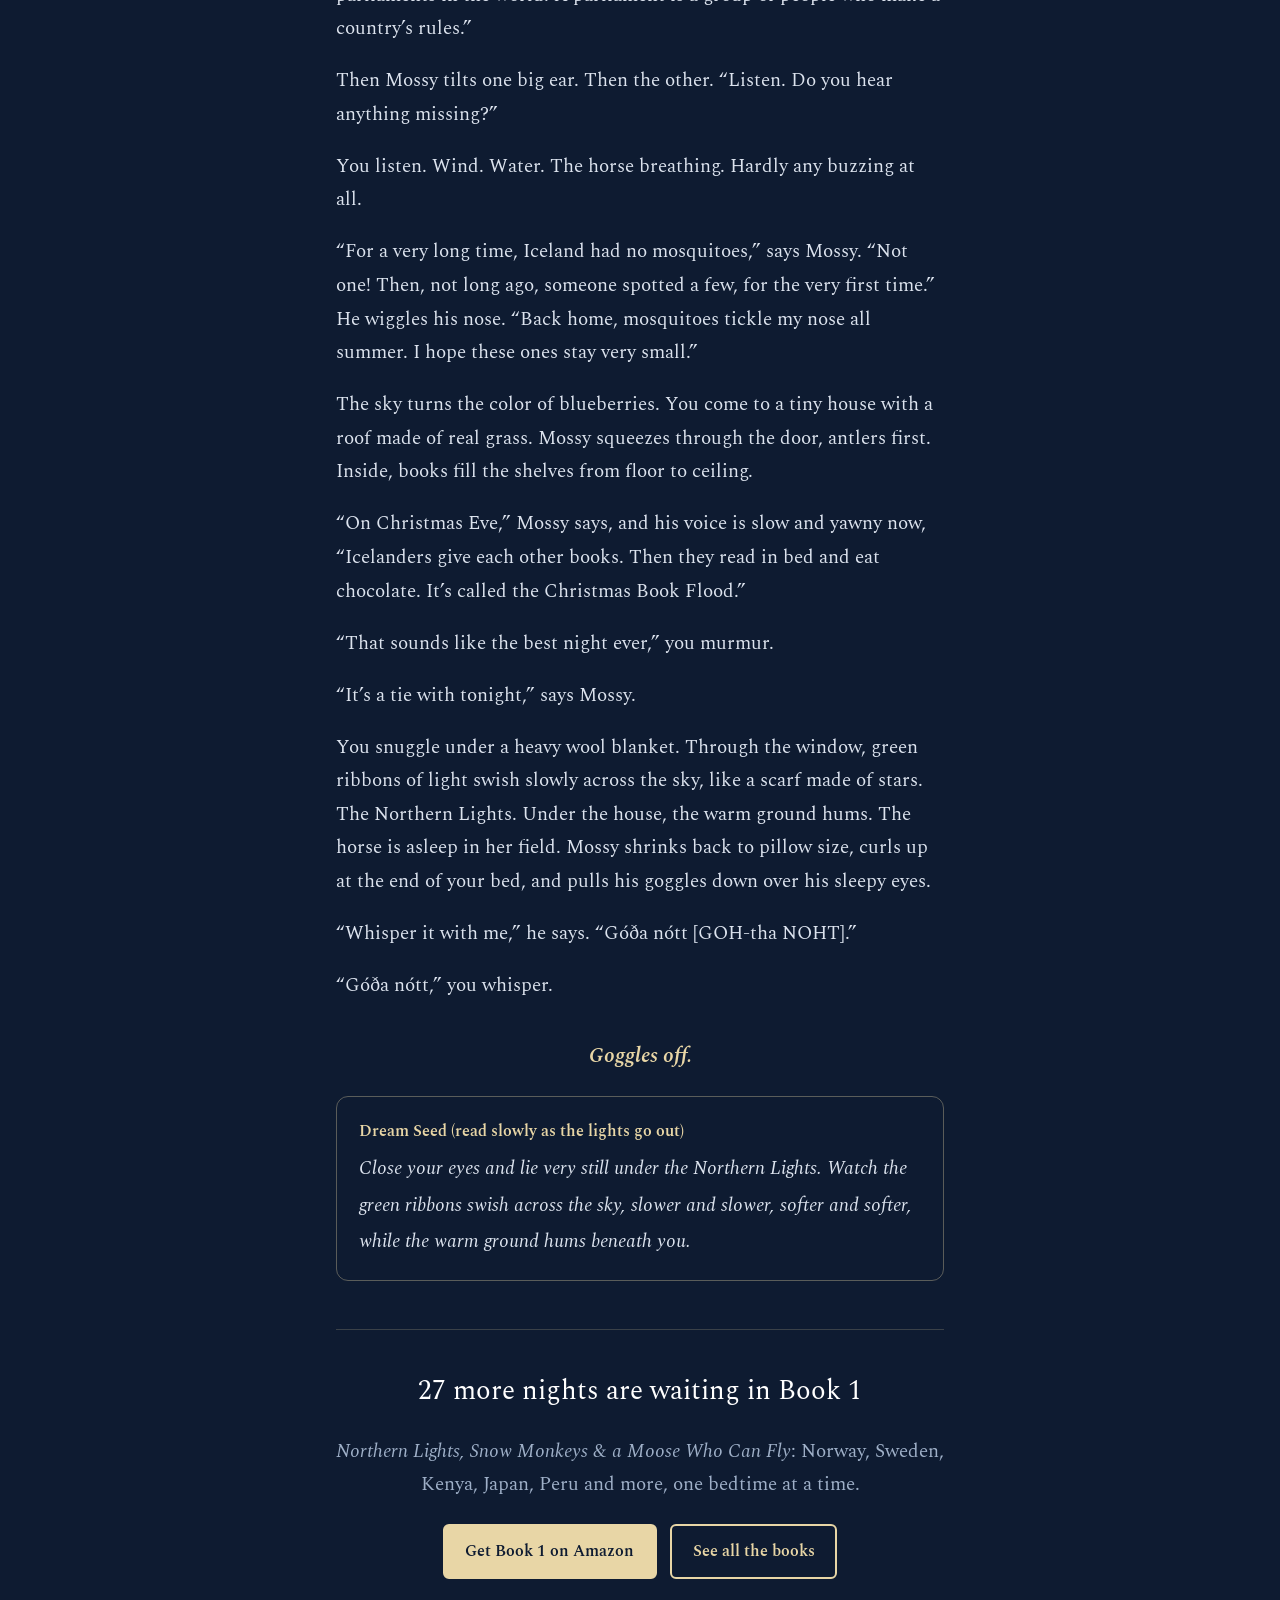
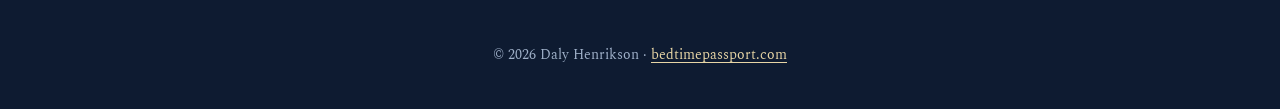
<file: free/iceland.html>
<!DOCTYPE html>
<html lang="en">
<head>
  <meta charset="utf-8">
  <meta name="viewport" content="width=device-width, initial-scale=1">
  <title>Night 1: Iceland, a free bedtime story | Bedtime Passport</title>
  <meta name="description" content="A free six-minute bedtime story for ages 4 to 8. Mossy the flying moose takes your child to Iceland, where the ground breathes steam and the Northern Lights dance.">
  <meta name="robots" content="noindex">
  <link rel="icon" href="/favicon.svg" type="image/svg+xml">
  <meta property="og:type" content="article">
  <meta property="og:title" content="Night 1: Iceland, a free Bedtime Passport story">
  <meta property="og:description" content="A free six-minute bedtime story. Tonight, Mossy the flying moose takes your child to Iceland.">
  <meta property="og:image" content="https://www.bedtimepassport.com/free/iceland-header.jpg">
  <meta name="theme-color" content="#0E1B31">
  <link rel="preconnect" href="https://fonts.googleapis.com">
  <link rel="preconnect" href="https://fonts.gstatic.com" crossorigin>
  <link href="https://fonts.googleapis.com/css2?family=Courier+Prime:wght@700&family=Spectral:ital,wght@0,400;0,600;1,400&display=swap" rel="stylesheet">
  <style>
    :root { --night:#0E1B31; --navy:#14243F; --card:#1B2E4F; --cream:#E8D6A6; --text:#DCE3EE; --muted:#9FB0C8; }
    * { box-sizing:border-box; }
    body { margin:0; background:var(--night); color:var(--text); font-family:"Spectral", Georgia, serif; font-size:1.2rem; line-height:1.75; }
    .wrap { width:min(38rem, 100% - 2.4rem); margin-inline:auto; }
    header.top { display:flex; justify-content:space-between; align-items:center; gap:1rem; padding:1.1rem 0; font-size:.95rem; }
    .brand { font-family:"Courier Prime", monospace; font-weight:700; letter-spacing:.14em; color:var(--cream); text-decoration:none; }
    a { color:var(--cream); text-underline-offset:.18em; }
    .welcome { background:var(--card); border-left:4px solid var(--cream); border-radius:0 10px 10px 0; padding:.9rem 1.2rem; margin:0 0 1.2rem; font-size:1.05rem; }
    .welcome p { margin:0; }
    .hero img { width:100%; height:auto; display:block; border-radius:10px; }
    .kicker { font-family:"Courier Prime", monospace; color:var(--cream); letter-spacing:.12em; font-size:.9rem; margin:1.6rem 0 .2rem; }
    h1 { font-weight:400; font-size:clamp(2rem, 1.5rem + 2.5vw, 2.8rem); line-height:1.15; color:#fff; margin:0 0 .4rem; }
    .sub { color:var(--muted); font-style:italic; margin:0 0 1.4rem; }
    details { background:var(--card); border-radius:10px; padding:.2rem 1.2rem; margin:0 0 .8rem; }
    summary { cursor:pointer; padding:.8rem 0; color:#fff; font-weight:600; font-size:1.05rem; }
    details[open] { padding-bottom:1rem; }
    dl { margin:0; font-size:1rem; line-height:1.55; }
    dt { color:var(--cream); font-weight:600; margin-top:.7rem; } dd { margin:0; }
    details ul { margin:0; padding-left:1.1rem; font-size:1rem; line-height:1.55; } details li { margin-bottom:.6rem; }
    details img { width:100%; height:auto; border-radius:8px; margin:.3rem 0 .4rem; }
    .cap { font-size:.9rem; color:var(--muted); font-style:italic; margin:0; }
    .tip { font-size:1rem; color:var(--muted); margin:1.2rem 0 2rem; }
    .story p { margin:0 0 1.15rem; }
    .story p:first-child { font-size:1.4rem; color:#fff; }
    .off { text-align:center; color:var(--cream); font-weight:600; font-style:italic; font-size:1.3rem; margin:2.2rem 0 1.4rem; }
    .seed { border:1px solid rgba(232,214,166,.35); border-radius:12px; padding:1.2rem 1.4rem; margin-bottom:3rem; }
    .seed h2 { font-size:1rem; font-weight:600; color:var(--cream); margin:0 0 .4rem; }
    .seed p { font-style:italic; margin:0; line-height:1.9; }
    .end { border-top:1px solid rgba(232,214,166,.2); padding:2.4rem 0 3rem; text-align:center; }
    .end h2 { font-weight:400; color:#fff; font-size:1.7rem; margin:0 0 .5rem; }
    .end p { color:var(--muted); }
    .btns { display:flex; flex-wrap:wrap; gap:.8rem; justify-content:center; margin:1.4rem 0 1rem; }
    .btn { display:inline-block; font-weight:600; font-size:1.02rem; padding:.7rem 1.3rem; border-radius:6px; text-decoration:none; border:2px solid var(--cream); }
    .btn-gold { background:var(--cream); color:var(--night); } .btn-line { color:var(--cream); }
    footer { font-size:.9rem; color:var(--muted); text-align:center; padding:0 0 2.5rem; }
  </style>
</head>
<body>
  <div class="wrap">
    <header class="top"><a class="brand" href="/">BEDTIME PASSPORT</a><a href="/free/bedtime-passport-night-1-iceland.pdf" download>Printable PDF</a></header>
    <div class="welcome"><p>You’re on the list! Here’s your free story. Bookmark this page or grab the <a href="/free/bedtime-passport-night-1-iceland.pdf" download>printable PDF</a> to read it again.</p></div>
    <div class="hero"><img src="/free/iceland-header.jpg" width="1600" height="497" alt="Mossy the plush moose, in a blue flying helmet, goggles and white scarf, sits in a cozy bed by a lantern while the Northern Lights glow over steaming Icelandic fields outside the window."></div>
    <p class="kicker">NIGHT 1 · ICELAND</p>
    <h1>The Land Where the Ground Breathes</h1>
    <p class="sub">A free story from Book 1 of Bedtime Passport. About six minutes, for ages 4 to 8.</p>
    <details>
      <summary>For the grown-up: pronunciations and quick guide</summary>
      <dl><dt>Capital</dt><dd>Reykjavik [RAY-kya-veek] (means “Smoky Bay”)</dd><dt>Key pronunciations</dt><dd>Althing [AHL-thing], one of the world’s oldest parliaments; Thingvellir [THING-vet-lir], where it met; tölt [TURLT], the Icelandic horse’s smooth fifth gait; Jólabókaflóð [YOH-la-boh-ka-floth], the Christmas Book Flood; Góða nótt [GOH-tha NOHT], good night.</dd><dt>Historical anchor</dt><dd>874 AD (first permanent Norse settlement by Ingólfur Arnarson) and 930 AD (the first Althing).</dd><dt>Reading pace</dt><dd>Calm and unhurried, about 6 minutes.</dd></dl>
    </details>
    <details>
      <summary>Five quick facts about Iceland</summary>
      <ul><li><b>An Old, Old Parliament:</b> In 930 AD, Icelandic families gathered at Thingvellir to make laws together. Their Althing still meets today, and it is one of the oldest parliaments in the world.</li><li><b>Power from the Earth:</b> Hot water from deep underground warms about nine out of ten Icelandic homes, and nearly all of the country’s electricity comes from hot earth and rushing rivers.</li><li><b>Pure Viking Horses:</b> Icelandic horses came with the Vikings over 1,000 years ago, and no other horses have been allowed in since. They can do a super-smooth fifth gait called the tölt.</li><li><b>Brand-New Mosquitoes (and No Moose):</b> For as long as anyone knew, Iceland was one of the only places on Earth with no mosquitoes. Then, in October 2025, a few were found there for the very first time, and scientists are now watching to see if they stay. Iceland has no wild moose, either.</li><li><b>The Christmas Book Flood:</b> On Christmas Eve, Icelanders give each other books, then read in bed while eating chocolate.</li></ul>
    </details>
    <details>
      <summary>This week's map</summary>
      <img src="/free/week1-map.jpg" width="1400" height="782" loading="lazy" alt="An old parchment map of the Arctic Rim, with a dotted blue route linking seven numbered wax seals: Iceland, Norway, Sweden, Finland, Denmark, Canada and Estonia, and Mossy flying in the middle.">
      <p class="cap">Week 1, The Arctic Rim. Tonight is stop number 1.</p>
    </details>
    <p class="tip">When Mossy says “Goggles on!”, make circles with your fingers over your eyes together. At the end, whisper the good night in Icelandic.</p>
    <article class="story">
      <p>There is a moose at the end of your bed.</p>
      <p>He is your moose. Soft and brown, about the size of a pillow, with big, kind eyes. But tonight he is wearing something new: an old leather flying helmet, with two holes cut in the top for his antlers, a pair of round goggles pushed up on his forehead, and a white pilot’s scarf around his neck. Under one hoof, he holds a small blue book.</p>
      <p>“Evening, explorer!” says the moose, in a deep, rumbly voice. “I’m Mossy. Captain Mossy, if you like. This is your Bedtime Passport. It only works when you’re sleepy. And every night, it will fly us somewhere amazing.”</p>
      <p>“Fly?” you whisper. “But moose can’t fly.”</p>
      <p>Mossy peeks at you over his goggles. “Moose,” he says, “can do all sorts of things when nobody is watching. When I say the magic words, pull your goggles down. Like this.” He holds two hoof-circles over his eyes. “Ready? Goggles on!”</p>
      <p>You make circles with your fingers and hold them over your eyes. The Passport flashes blue. And Mossy grows. And grows. And GROWS, until he is as big as a pony, and you are sitting on his warm, wide back, holding his antlers like handlebars.</p>
      <p>WHOOOOSH! Your bedroom folds up like a paper map, and you are flying.</p>
      <p>When his hooves touch down, the ground is warm.</p>
      <p>Warm! You slide off, and the black rock under your toes feels as toasty as a sleeping cat. All around, white steam curls up out of cracks in the ground. Fffssshhh. Fffssshhh. It looks as if the whole world is breathing out.</p>
      <p>“Welcome to Iceland,” says Mossy, pushing up his goggles. “Long ago, a Viking sailed here in a wooden ship. He saw all this steam and thought it was smoke! So he named the place Reykjavik [RAY-kya-veek]. It means ‘Smoky Bay.’”</p>
      <p>“Was it smoke?” you ask.</p>
      <p>“Nope!” Mossy chuckles, a rumbly chuckle you can feel in your tummy. “It’s heat from deep inside the Earth. Iceland is full of volcanoes and geysers that go... oh dear. Stand back!”</p>
      <p>KER-SPLOOOOSH! A fountain of hot water shoots up taller than a house. Mossy tries to hide behind a rock. The rock is much smaller than Mossy. His whole bottom sticks out, and the water rains down on it. You laugh until you snort.</p>
      <p>“Here’s the clever part,” says Mossy, wiping his goggles. “Icelanders use all that heat. Pipes carry hot water from underground to warm houses and even outdoor swimming pools. You can swim outside in the snow, snug as a bath!”</p>
      <p>Something shaggy trots out of the mist. It is a small, sturdy horse with a mane like a tangled curtain. She stops. She stares at Mossy.</p>
      <p>“She’s never seen a moose before,” Mossy whispers. “There are no moose in Iceland. Well. There is one now.”</p>
      <p>The horse sniffs Mossy’s nose. Mossy sniffs back. Friends!</p>
      <p>You climb onto the horse, and she sets off, so smooth you hardly bounce at all. “Icelandic horses have a special way of walking called the tölt [TURLT],” says Mossy, flying low beside you. “It’s so smooth you could carry a cup of cocoa and not spill a drop. Their great-great-great-grandparents came here with the Vikings, more than a thousand years ago.”</p>
      <p>The horse carries you to a wide, grassy valley between tall rock walls. It is called Thingvellir [THING-vet-lir]. “Long ago, families met here every summer to make rules together,” Mossy says softly. “They called it the Althing [AHL-thing]. It still meets today. It’s one of the oldest parliaments in the world. A parliament is a group of people who make a country’s rules.”</p>
      <p>Then Mossy tilts one big ear. Then the other. “Listen. Do you hear anything missing?”</p>
      <p>You listen. Wind. Water. The horse breathing. Hardly any buzzing at all.</p>
      <p>“For a very long time, Iceland had no mosquitoes,” says Mossy. “Not one! Then, not long ago, someone spotted a few, for the very first time.” He wiggles his nose. “Back home, mosquitoes tickle my nose all summer. I hope these ones stay very small.”</p>
      <p>The sky turns the color of blueberries. You come to a tiny house with a roof made of real grass. Mossy squeezes through the door, antlers first. Inside, books fill the shelves from floor to ceiling.</p>
      <p>“On Christmas Eve,” Mossy says, and his voice is slow and yawny now, “Icelanders give each other books. Then they read in bed and eat chocolate. It’s called the Christmas Book Flood.”</p>
      <p>“That sounds like the best night ever,” you murmur.</p>
      <p>“It’s a tie with tonight,” says Mossy.</p>
      <p>You snuggle under a heavy wool blanket. Through the window, green ribbons of light swish slowly across the sky, like a scarf made of stars. The Northern Lights. Under the house, the warm ground hums. The horse is asleep in her field. Mossy shrinks back to pillow size, curls up at the end of your bed, and pulls his goggles down over his sleepy eyes.</p>
      <p>“Whisper it with me,” he says. “Góða nótt [GOH-tha NOHT].”</p>
      <p>“Góða nótt,” you whisper.</p>
    </article>
    <p class="off">Goggles off.</p>
    <div class="seed"><h2>Dream Seed (read slowly as the lights go out)</h2><p>Close your eyes and lie very still under the Northern Lights. Watch the green ribbons swish across the sky, slower and slower, softer and softer, while the warm ground hums beneath you.</p></div>
    <section class="end">
      <h2>27 more nights are waiting in Book 1</h2>
      <p><i>Northern Lights, Snow Monkeys &amp; a Moose Who Can Fly</i>: Norway, Sweden, Kenya, Japan, Peru and more, one bedtime at a time.</p>
      <div class="btns">
        <a class="btn btn-gold" href="https://www.amazon.com/dp/B0HS95VHGN">Get Book 1 on Amazon</a>
        <a class="btn btn-line" href="/#books">See all the books</a>
      </div>
    </section>
    <footer>© 2026 Daly Henrikson · <a href="/">bedtimepassport.com</a></footer>
  </div>
</body>
</html>
</file>
<file: styles.css>
/* Bedtime Passport: site styles */
:root {
  --night: #14243F;
  --passport: #1F3A5F;
  --gold: #B8860B;
  --cream: #E8D6A6;
  --paper: #EEF1F5;
  --ink: #1B2433;
  --muted: #4A566B;
  --aurora: #8FD3B6;
  --serif: "Spectral", Georgia, "Times New Roman", serif;
  --type: "Courier Prime", "Courier New", monospace;
  --measure: 34rem;
}

* { box-sizing: border-box; }
html { scroll-behavior: smooth; }
body {
  margin: 0;
  font-family: var(--serif);
  font-size: 1.125rem;
  line-height: 1.7;
  color: var(--ink);
  background-color: var(--paper);
  /* faint guilloche, like passport security paper */
  background-image:
    repeating-radial-gradient(circle at 0 0, transparent 0 22px, rgba(31,58,95,.035) 22px 23px),
    repeating-radial-gradient(circle at 100% 100%, transparent 0 22px, rgba(184,134,11,.035) 22px 23px);
}
img { max-width: 100%; display: block; }
a { color: var(--passport); text-underline-offset: .18em; }
a:hover { color: var(--gold); }
:focus-visible { outline: 3px solid var(--gold); outline-offset: 3px; border-radius: 2px; }

.skip { position: absolute; left: -999px; top: 0; background: var(--cream); color: var(--night); padding: .5rem 1rem; z-index: 10; }
.skip:focus { left: 1rem; }

.wrap { width: min(68rem, 100% - 2.5rem); margin-inline: auto; }

h1, h2, h3 { font-weight: 500; line-height: 1.15; letter-spacing: -.01em; }
h2 { font-size: clamp(1.9rem, 1.4rem + 2vw, 2.6rem); margin: 0 0 1rem; color: var(--passport); }
h3 { font-size: 1.35rem; margin: 0 0 .35rem; }
p { margin: 0 0 1rem; }

/* ------------------------------------------------ sky (header + hero) */
.sky {
  position: relative;
  color: #E9EEF7;
  background:
    radial-gradient(ellipse 60% 40% at 78% 8%, rgba(143,211,182,.22), transparent 70%),
    radial-gradient(ellipse 50% 30% at 62% 0%, rgba(143,211,182,.12), transparent 70%),
    linear-gradient(180deg, #0E1B31 0%, var(--night) 55%, #1B3156 100%);
  overflow: hidden;
}
.sky::before { /* stars */
  content: ""; position: absolute; inset: 0; pointer-events: none;
  background-image:
    radial-gradient(1.4px 1.4px at 12% 18%, #fff 50%, transparent 52%),
    radial-gradient(1px 1px at 22% 62%, #fff 50%, transparent 52%),
    radial-gradient(1.6px 1.6px at 35% 30%, var(--cream) 50%, transparent 52%),
    radial-gradient(1px 1px at 48% 12%, #fff 50%, transparent 52%),
    radial-gradient(1.2px 1.2px at 57% 72%, #fff 50%, transparent 52%),
    radial-gradient(1px 1px at 68% 40%, #fff 50%, transparent 52%),
    radial-gradient(1.5px 1.5px at 83% 22%, var(--cream) 50%, transparent 52%),
    radial-gradient(1px 1px at 91% 66%, #fff 50%, transparent 52%),
    radial-gradient(1.2px 1.2px at 6% 82%, #fff 50%, transparent 52%),
    radial-gradient(1px 1px at 41% 88%, #fff 50%, transparent 52%),
    radial-gradient(1.3px 1.3px at 74% 90%, #fff 50%, transparent 52%);
  opacity: .8;
}
.sky a:not(.btn) { color: var(--cream); }
.sky a:not(.btn):hover { color: #fff; }

.site-head { position: relative; display: flex; justify-content: space-between; align-items: center; gap: 1rem; padding: 1.4rem 0; }
.brand { font-family: var(--type); font-weight: 700; letter-spacing: .14em; font-size: .95rem; text-decoration: none; }
.site-head nav { display: flex; gap: 1.4rem; font-size: 1rem; }
.site-head nav a { text-decoration: none; }
.site-head nav a:hover { text-decoration: underline; }

.hero { position: relative; display: grid; grid-template-columns: 1.05fr .95fr; gap: 3rem; align-items: center; padding: 3rem 0 5.5rem; }
.hero h1 { font-size: clamp(2.4rem, 1.6rem + 3.4vw, 4rem); font-weight: 400; margin: 0 0 1.25rem; color: #fff; max-width: 15ch; }
.hero .lede { font-size: 1.2rem; max-width: var(--measure); color: #D3DCEB; }
.actions { display: flex; flex-wrap: wrap; gap: .9rem; margin-top: 1.75rem; }

.btn {
  display: inline-block; font-family: var(--serif); font-size: 1.05rem; font-weight: 600;
  padding: .75rem 1.4rem; border-radius: 6px; text-decoration: none; border: 2px solid transparent; cursor: pointer;
}
.btn-gold { background: var(--cream); color: var(--night); border-color: var(--cream); }
.btn-gold:hover { background: #fff; color: var(--night); }
.btn-line { border-color: rgba(232,214,166,.6); color: var(--cream); }
.btn-line:hover { border-color: #fff; color: #fff; }
.btn-blue { background: var(--passport); color: #fff; }
.btn-blue:hover { background: var(--night); color: #fff; }

/* the open passport page */
.page {
  position: relative; justify-self: center; width: min(26rem, 100%);
  background: #F6F3EA;
  background-image: repeating-linear-gradient(0deg, transparent 0 31px, rgba(31,58,95,.07) 31px 32px);
  color: var(--ink); border-radius: 4px 14px 14px 4px; padding: 2.4rem 2.2rem 2.2rem 2.6rem;
  box-shadow: inset 10px 0 18px -12px rgba(20,36,63,.45), 0 30px 60px -20px rgba(0,0,0,.6);
  transform: rotate(-2.5deg);
}
.page-top { font-family: var(--type); font-size: .85rem; color: var(--muted); display: flex; justify-content: space-between; margin-bottom: 1.2rem; }
.page blockquote { margin: 0; font-size: 1.15rem; line-height: 1.75; }
.page blockquote p:first-child { font-size: 1.45rem; line-height: 1.35; color: var(--passport); }
.page figcaption { margin-top: 1rem; font-size: .95rem; color: var(--muted); font-style: italic; }
.stamp {
  position: absolute; width: 9.5rem; height: 9.5rem; right: -2.2rem; bottom: -2.6rem; color: var(--gold);
  transform: rotate(-14deg); opacity: .92; mix-blend-mode: multiply;
  animation: thunk .55s cubic-bezier(.2,1.6,.4,1) .6s both;
}
@keyframes thunk {
  0% { transform: rotate(-30deg) scale(1.9); opacity: 0; }
  60% { opacity: .95; }
  100% { transform: rotate(-14deg) scale(1); opacity: .92; }
}

/* ------------------------------------------------ sections */
.section { padding: 5rem 0; }
.section-tight { padding-top: 0; }
.intro { max-width: var(--measure); color: var(--muted); font-size: 1.15rem; }

/* ritual: a real sequence, so it is numbered */
.ritual { display: grid; grid-template-columns: .9fr 1.1fr; gap: 3.5rem; align-items: start; }
.steps { list-style: none; margin: 0 0 0 1.1rem; padding: 0; counter-reset: step; border-left: 2px dashed rgba(31,58,95,.35); }
.steps li { position: relative; counter-increment: step; padding: 0 0 1.6rem 2.6rem; }
.steps li:last-child { padding-bottom: 0; }
.steps li::before {
  content: counter(step); position: absolute; left: -1.05rem; top: -.05rem; width: 2rem; height: 2rem; border-radius: 50%;
  background: var(--paper); border: 2px solid var(--gold); color: var(--gold);
  font-family: var(--type); font-weight: 700; font-size: .95rem; display: grid; place-items: center;
}
.steps h3 { color: var(--passport); }
.steps p { margin: 0; color: var(--muted); max-width: 30rem; }
.facts { margin-top: 2rem; padding: 1.4rem 1.6rem; background: #fff; border-left: 4px solid var(--gold); border-radius: 0 8px 8px 0; }
.facts p { margin: 0; color: var(--muted); }

/* books */
.books { display: grid; grid-template-columns: 1fr 1fr; gap: 3rem; margin-top: 2.5rem; }
.book { display: grid; grid-template-columns: 11rem 1fr; gap: 1.6rem; align-items: start; }
.cover { position: relative; border-radius: 3px 8px 8px 3px; overflow: hidden; box-shadow: 0 18px 30px -14px rgba(20,36,63,.55); background: var(--passport); }
.cover img { width: 100%; height: auto; }
.cover.no-img { aspect-ratio: 2 / 3; }
.cover-fallback { position: absolute; inset: 0; display: none; flex-direction: column; justify-content: space-between; padding: 1rem .9rem; color: var(--cream); text-align: center;
  background: radial-gradient(ellipse at 70% 10%, rgba(143,211,182,.25), transparent 60%), linear-gradient(var(--night), var(--passport)); }
.cover.no-img .cover-fallback { display: flex; }
.cover-fallback .cf-series { font-family: var(--type); font-size: .7rem; letter-spacing: .12em; }
.cover-fallback .cf-title { font-size: 1.05rem; line-height: 1.25; color: #fff; }
.cover-fallback .cf-author { font-size: .8rem; }
.book .when { font-family: var(--type); font-size: .95rem; color: var(--gold); margin-bottom: .4rem; }
.book h3 { font-size: 1.45rem; color: var(--passport); }
.book p { color: var(--muted); font-size: 1.05rem; }
.book .btn { margin-top: .3rem; font-size: 1rem; padding: .6rem 1.1rem; }

.journey { margin-top: 4rem; padding-top: 2.5rem; border-top: 1px solid rgba(31,58,95,.18); display: grid; grid-template-columns: .75fr 1.25fr; gap: 2.5rem; align-items: center; }
.journey p { color: var(--muted); margin: 0; }
.stamps { list-style: none; margin: 0; padding: 0; display: flex; flex-wrap: wrap; gap: .55rem; }
.stamps li {
  width: 4.1rem; height: 4.1rem; border-radius: 50%; display: grid; place-items: center; text-align: center;
  font-family: var(--type); font-size: .72rem; line-height: 1.15; color: var(--passport);
  border: 2px dashed rgba(31,58,95,.4);
}
.stamps li.out { border: 2px solid var(--gold); color: var(--gold); background: rgba(232,214,166,.25); }
.stamps li.bonus { border-style: dotted; }

/* sample */
.sample { display: grid; grid-template-columns: .8fr 1.2fr; gap: 3rem; align-items: start; }
.sample-text { background: #fff; padding: 2.2rem 2.4rem; border-radius: 10px; box-shadow: 0 1px 0 rgba(31,58,95,.08); }
.sample-text p { max-width: var(--measure); }
.sample-text .said { color: var(--passport); }
.sample-text .end { font-style: italic; color: var(--muted); margin: 0; }

/* sign-up */
.signup { background: var(--passport); color: #E6ECF5; padding: 4.5rem 0; }
.signup h2 { color: #fff; }
.signup-grid { display: grid; grid-template-columns: 1fr 1fr; gap: 3rem; align-items: center; }
.signup p { color: #CBD5E5; max-width: var(--measure); }
.substack-form iframe { display: block; width: 100%; max-width: 480px; height: 320px; border: 0; border-radius: 8px; background: #fff; }
.signup .story-now { margin: 1.2rem 0 0; color: #fff; display: flex; flex-wrap: wrap; align-items: center; gap: .6rem 1rem; }
.signup .story-now .btn { font-size: 1rem; padding: .6rem 1.1rem; }
.signup .story-now .story-pdf { color: var(--cream); font-size: 1rem; }
.form-row { display: flex; gap: .7rem; flex-wrap: wrap; }
.form-row label { width: 100%; font-size: 1rem; color: #fff; }
.form-row input[type=email] {
  flex: 1 1 15rem; font: inherit; font-size: 1.05rem; padding: .75rem 1rem; border-radius: 6px;
  border: 2px solid transparent; background: #fff; color: var(--ink);
}
.form-row input[type=email]:focus-visible { outline: 3px solid var(--cream); outline-offset: 2px; }
.form-note { font-size: .9rem; color: #AEBBD0; margin-top: .8rem; }
.hidden { position: absolute; left: -9999px; }

/* author */
.author { display: grid; grid-template-columns: 9rem minmax(0, 40rem); gap: 2rem; align-items: start; }
.author.no-photo { grid-template-columns: minmax(0, 40rem); }
.author img { width: 9rem; height: 9rem; border-radius: 50%; object-fit: cover; border: 3px solid var(--cream); }
.author p { color: var(--muted); }

/* footer */
.site-foot { padding: 2.5rem 0 3rem; font-size: .95rem; color: var(--muted); border-top: 1px solid rgba(31,58,95,.15); }
.site-foot .wrap { display: flex; flex-wrap: wrap; justify-content: space-between; gap: 1rem; }
.site-foot p { margin: 0; }

/* simple pages (thanks, 404) */
.simple { min-height: 100vh; display: grid; place-items: center; text-align: center; padding: 2rem; }
.simple h1 { font-size: clamp(2.2rem, 1.6rem + 2.4vw, 3.2rem); font-weight: 400; color: #fff; margin: 1.2rem 0 1rem; }
.simple p { max-width: 30rem; margin: 0 auto 1.6rem; color: #D3DCEB; }
.simple .stamp-static { width: 8rem; height: 8rem; color: var(--cream); margin: 0 auto; }

/* ------------------------------------------------ small screens */
@media (max-width: 860px) {
  .hero, .ritual, .books, .journey, .sample, .signup-grid { grid-template-columns: 1fr; }
  .hero { padding: 1.5rem 0 5rem; gap: 3.5rem; }
  .page { transform: rotate(-1.5deg); }
  .stamp { right: -.6rem; width: 8rem; height: 8rem; }
}
@media (max-width: 560px) {
  body { font-size: 1.06rem; }
  .site-head nav { display: none; }
  .book { grid-template-columns: 8rem 1fr; gap: 1.1rem; }
  .author { grid-template-columns: 1fr; }
  .page { padding: 2rem 1.5rem 2rem 1.9rem; }
  .sample-text { padding: 1.6rem 1.4rem; }
}
@media (prefers-reduced-motion: reduce) {
  html { scroll-behavior: auto; }
  .stamp { animation: none; }
}
</file>
